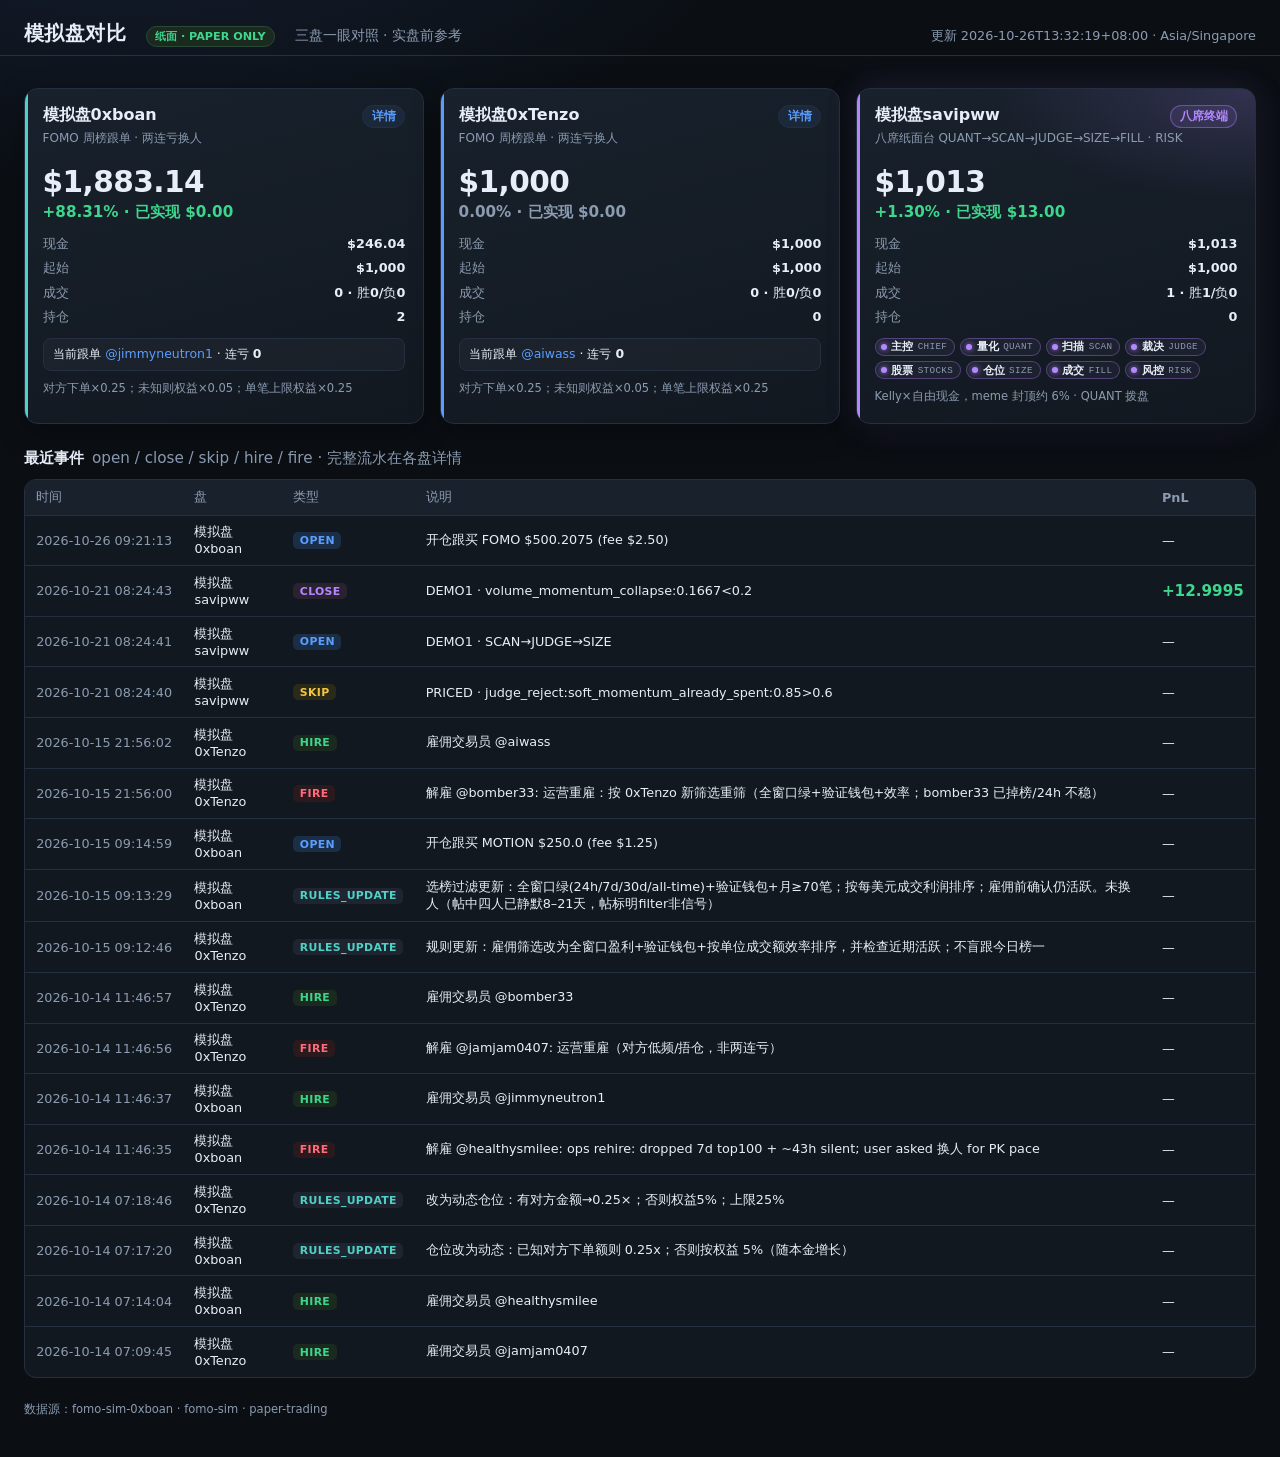
<file: docs/index.html>
<!DOCTYPE html>
<html lang="zh-CN">
<head>
<meta charset="utf-8" />
<meta name="viewport" content="width=device-width, initial-scale=1" />
<title>模拟盘对比 · Paper Sim Compare</title>
<style>
  :root {
    --bg: #0b0f14;
    --panel: #121820;
    --panel2: #18212c;
    --border: #243041;
    --text: #e7eef7;
    --muted: #8b9bb0;
    --green: #3dd68c;
    --red: #ff6b7a;
    --amber: #f5c542;
    --blue: #5b9dff;
    --purple: #b388ff;
    --cyan: #4fd1c5;
  }
  * { box-sizing: border-box; }
  body {
    margin: 0;
    font-family: "SF Pro Text", "Segoe UI", "PingFang SC", "Noto Sans SC", system-ui, sans-serif;
    background: radial-gradient(1200px 600px at 10% -10%, #152033 0%, var(--bg) 55%);
    color: var(--text);
    min-height: 100vh;
  }
  header {
    display: flex; flex-wrap: wrap; align-items: baseline; gap: .75rem 1.25rem;
    padding: 1.25rem 1.5rem .5rem;
    border-bottom: 1px solid var(--border);
  }
  header h1 { margin: 0; font-size: 1.25rem; font-weight: 650; letter-spacing: .02em; }
  header .sub { color: var(--muted); font-size: .85rem; }
  header .meta { margin-left: auto; color: var(--muted); font-size: .8rem; font-variant-numeric: tabular-nums; }
  .badge {
    display: inline-block; padding: .15rem .5rem; border-radius: 999px;
    background: #1a2a1f; color: var(--green); font-size: .7rem; font-weight: 600;
    border: 1px solid #2a4a35;
  }
  main { padding: 1rem 1.5rem 2.5rem; max-width: 1280px; margin: 0 auto; }
  .cards {
    display: grid;
    grid-template-columns: repeat(3, 1fr);
    gap: 1rem;
    margin: 1rem 0 1.5rem;
  }
  @media (max-width: 960px) { .cards { grid-template-columns: 1fr; } }
  .card {
    background: linear-gradient(165deg, var(--panel2), var(--panel));
    border: 1px solid var(--border);
    border-radius: 14px;
    padding: 1rem 1.1rem 1.15rem;
    box-shadow: 0 8px 28px rgba(0,0,0,.35);
    position: relative;
    overflow: hidden;
    cursor: pointer;
  }
  .card:hover { border-color: #3a516c; }
  .card-top { display: flex; align-items: flex-start; justify-content: space-between; gap: .6rem; }
  .detail-link {
    flex: none;
    color: var(--blue); text-decoration: none; font-size: .72rem; font-weight: 700;
    border: 1px solid var(--border); border-radius: 999px; padding: .18rem .55rem;
    background: rgba(91,157,255,.08);
  }
  .detail-link:hover { background: rgba(91,157,255,.18); }
  .bot-link { color: var(--text); text-decoration: none; }
  .bot-link:hover { color: var(--blue); }
  .card::before {
    content: "";
    position: absolute; inset: 0 auto 0 0; width: 3px;
    background: var(--accent, var(--blue));
  }
  .card[data-id="0xboan"] { --accent: var(--cyan); }
  .card[data-id="0xTenzo"] { --accent: var(--blue); }
  .card[data-id="savipww"] {
    --accent: var(--purple);
    background:
      radial-gradient(420px 180px at 100% 0%, rgba(179, 136, 255, .18), transparent 62%),
      linear-gradient(165deg, var(--panel2), var(--panel));
    box-shadow: 0 8px 28px rgba(0,0,0,.35), 0 0 32px rgba(179, 136, 255, .14);
  }
  .card[data-id="savipww"] .detail-link {
    color: var(--purple);
    background: rgba(179, 136, 255, .1);
    border-color: rgba(179, 136, 255, .4);
  }
  .seat-strip {
    display: flex; flex-wrap: wrap; gap: .32rem;
    margin-top: .75rem;
  }
  .mini-seat {
    display: inline-flex; align-items: center; gap: .28rem;
    border: 1px solid rgba(179, 136, 255, .35);
    border-radius: 999px;
    padding: .1rem .42rem .1rem .32rem;
    background: rgba(179, 136, 255, .06);
    line-height: 1.2;
  }
  .mini-seat i {
    width: 6px; height: 6px; border-radius: 50%;
    background: var(--purple);
    box-shadow: 0 0 6px var(--purple);
    flex: none;
  }
  .mini-seat b { font-size: .68rem; font-weight: 700; color: var(--text); }
  .mini-seat em {
    font-style: normal;
    font-family: ui-monospace, "SFMono-Regular", Menlo, Consolas, monospace;
    font-size: .58rem; letter-spacing: .04em; color: var(--muted);
  }
  .card .name { font-size: 1rem; font-weight: 650; margin: 0 0 .2rem; }
  .card .strategy { color: var(--muted); font-size: .75rem; line-height: 1.35; min-height: 2.1em; }
  .equity {
    font-size: 1.85rem; font-weight: 700; font-variant-numeric: tabular-nums;
    margin: .65rem 0 .15rem; letter-spacing: -.02em;
  }
  .pnl { font-size: .95rem; font-weight: 600; font-variant-numeric: tabular-nums; }
  .pnl.up { color: var(--green); }
  .pnl.down { color: var(--red); }
  .pnl.flat { color: var(--muted); }
  .grid {
    display: grid; grid-template-columns: 1fr 1fr; gap: .45rem .75rem;
    margin-top: .85rem; font-size: .8rem;
  }
  .grid .k { color: var(--muted); }
  .grid .v { font-variant-numeric: tabular-nums; text-align: right; font-weight: 550; }
  .trader {
    margin-top: .75rem; padding: .45rem .6rem; border-radius: 8px;
    background: rgba(255,255,255,.03); border: 1px solid var(--border);
    font-size: .78rem;
  }
  .trader a { color: var(--blue); text-decoration: none; }
  .sizing { color: var(--muted); font-size: .72rem; margin-top: .55rem; line-height: 1.4; }
  section h2 {
    font-size: .95rem; margin: 0 0 .65rem; font-weight: 650;
    display: flex; align-items: center; gap: .5rem;
  }
  .table-wrap {
    overflow: auto; border: 1px solid var(--border); border-radius: 12px;
    background: var(--panel);
  }
  table { width: 100%; border-collapse: collapse; font-size: .8rem; }
  th, td { padding: .55rem .7rem; text-align: left; border-bottom: 1px solid var(--border); }
  th { color: var(--muted); font-weight: 550; background: var(--panel2); position: sticky; top: 0; }
  tr:last-child td { border-bottom: none; }
  .tag {
    display: inline-block; padding: .1rem .4rem; border-radius: 5px;
    font-size: .68rem; font-weight: 700; letter-spacing: .03em; text-transform: uppercase;
  }
  .tag-open { background: #1a2f45; color: var(--blue); }
  .tag-close { background: #2a2230; color: var(--purple); }
  .tag-skip { background: #2a2a1a; color: var(--amber); }
  .tag-hire { background: #1a2a1f; color: var(--green); }
  .tag-fire { background: #2a1a1e; color: var(--red); }
  .tag-rules_update { background: #1e2430; color: var(--cyan); }
  .err { color: var(--red); padding: 1rem; }
  footer { color: var(--muted); font-size: .72rem; margin-top: 1.5rem; }
</style>
</head>
<body>
<header>
  <h1>模拟盘对比</h1>
  <span class="badge">纸面 · PAPER ONLY</span>
  <span class="sub">三盘一眼对照 · 实盘前参考</span>
  <div class="meta" id="meta">加载中…</div>
</header>
<main>
  <div class="cards" id="cards"></div>
  <section>
    <h2>最近事件 <span class="sub" style="font-weight:400;color:var(--muted)">open / close / skip / hire / fire · 完整流水在各盘详情</span></h2>
    <div class="table-wrap">
      <table>
        <thead>
          <tr>
            <th>时间</th>
            <th>盘</th>
            <th>类型</th>
            <th>说明</th>
            <th>PnL</th>
          </tr>
        </thead>
        <tbody id="events"></tbody>
      </table>
    </div>
  </section>
  <footer id="footer">数据源：fomo-sim-0xboan · fomo-sim · paper-trading</footer>
</main>
<script>
const LIVE = location.port === "8765" || location.hostname === "127.0.0.1" || location.hostname === "localhost";
const URLS = LIVE
  ? ["/api/snapshot.json", "./data/latest.json"]
  : ["./data/latest.json"];

function money(n) {
  if (n == null || Number.isNaN(n)) return "—";
  const s = Math.abs(n) >= 1000 ? n.toLocaleString("en-US", {maximumFractionDigits: 2}) : n.toFixed(2);
  return "$" + s;
}
function pct(n) {
  const sign = n > 0 ? "+" : "";
  return sign + n.toFixed(2) + "%";
}
function pnlClass(n) {
  if (n > 0.0001) return "up";
  if (n < -0.0001) return "down";
  return "flat";
}
function esc(s) {
  return String(s ?? "").replace(/[&<>"']/g, c => ({"&":"&amp;","<":"&lt;",">":"&gt;",'"':"&quot;","'":"&#39;"}[c]));
}
function tagClass(t) {
  return "tag tag-" + (t || "").replace(/[^a-z_]/gi, "");
}
const SEAT_ZH = {
  CHIEF: "主控", QUANT: "量化", SCAN: "扫描", JUDGE: "裁决",
  STOCKS: "股票", SIZE: "仓位", FILL: "成交", RISK: "风控",
};

function render(data) {
  const meta = document.getElementById("meta");
  meta.textContent = "更新 " + (data.generated_at || "—") + " · " + (data.timezone || "SGT");
  const cards = document.getElementById("cards");
  cards.innerHTML = (data.bots || []).map(b => {
    const pnl = b.equity - b.start_cash;
    const pnlP = b.start_cash ? (pnl / b.start_cash) * 100 : 0;
    let traderHtml;
    if (b.current_trader) {
      traderHtml = `<div class="trader">当前跟单 <a href="https://x.com/${esc(b.current_trader)}" target="_blank" rel="noopener">@${esc(b.current_trader)}</a>
        · 连亏 <b>${b.consecutive_losses ?? 0}</b></div>`;
    } else if (b.seats && b.seats.length) {
      traderHtml = `<div class="seat-strip" aria-label="八席">${b.seats.map(s => {
        const zh = SEAT_ZH[s] || s;
        return `<span class="mini-seat" title="${esc(s)}"><i></i><b>${esc(zh)}</b><em>${esc(s)}</em></span>`;
      }).join("")}</div>`;
    } else {
      traderHtml = `<div class="trader">策略台 · 无跟单对象</div>`;
    }
    const detailHref = "./bot.html?id=" + encodeURIComponent(b.id);
    const linkLabel = b.id === "savipww" ? "八席终端" : "详情";
    return `<article class="card" data-id="${esc(b.id)}" data-href="${detailHref}" tabindex="0">
      <div class="card-top">
        <div class="name">${esc(b.name)}</div>
        <a class="detail-link" href="${detailHref}">${linkLabel}</a>
      </div>
      <div class="strategy">${esc(b.strategy)}</div>
      <div class="equity">${money(b.equity)}</div>
      <div class="pnl ${pnlClass(pnl)}">${pct(pnlP)} · 已实现 ${money(b.realized_pnl)}</div>
      <div class="grid">
        <div class="k">现金</div><div class="v">${money(b.cash)}</div>
        <div class="k">起始</div><div class="v">${money(b.start_cash)}</div>
        <div class="k">成交</div><div class="v">${b.trade_count} · 胜${b.win_count}/负${b.loss_count}</div>
        <div class="k">持仓</div><div class="v">${b.open_positions_count}</div>
      </div>
      ${traderHtml}
      <div class="sizing">${esc(b.sizing_note || "")}</div>
    </article>`;
  }).join("");

  const tbody = document.getElementById("events");
  const rows = data.recent_events || [];
  if (!rows.length) {
    tbody.innerHTML = `<tr><td colspan="5" style="color:var(--muted)">暂无事件</td></tr>`;
  } else {
    tbody.innerHTML = rows.map(e => {
      const pnl = e.pnl;
      let pnlCell = "—";
      if (pnl != null && pnl !== "") {
        const n = Number(pnl);
        pnlCell = `<span class="pnl ${pnlClass(n)}">${n >= 0 ? "+" : ""}${n.toFixed(4)}</span>`;
      }
      const detail = e.msg || (e.handle ? "@" + e.handle : "") || (e.symbol || "") || "—";
      return `<tr>
        <td style="white-space:nowrap;font-variant-numeric:tabular-nums;color:var(--muted)">${esc((e.ts||"").replace("T"," ").slice(0,19))}</td>
        <td><a class="bot-link" href="./bot.html?id=${encodeURIComponent(e.bot_id || "")}">${esc(e.bot_name || e.bot_id || "")}</a></td>
        <td><span class="${tagClass(e.type)}">${esc(e.type)}</span></td>
        <td>${esc(detail)}</td>
        <td>${pnlCell}</td>
      </tr>`;
    }).join("");
  }
}

async function load() {
  let lastErr;
  for (const u of URLS) {
    try {
      const r = await fetch(u + (LIVE ? (u.includes("?") ? "&" : "?") + "t=" + Date.now() : ""), {cache: "no-store"});
      if (!r.ok) throw new Error(u + " " + r.status);
      const data = await r.json();
      render(data);
      return;
    } catch (e) { lastErr = e; }
  }
  document.getElementById("cards").innerHTML = `<div class="err">无法加载数据：${esc(lastErr && lastErr.message)}</div>`;
}

function openCard(card) {
  if (card && card.dataset.href) location.href = card.dataset.href;
}
document.getElementById("cards").addEventListener("click", (ev) => {
  if (ev.target.closest("a")) return;
  openCard(ev.target.closest(".card"));
});
document.getElementById("cards").addEventListener("keydown", (ev) => {
  if (ev.key !== "Enter" || ev.target.closest("a")) return;
  openCard(ev.target.closest(".card"));
});

load();
if (LIVE) setInterval(load, 30000);
else {
  // GitHub Pages: still refresh latest.json periodically if user leaves tab open
  setInterval(load, 60000);
}
</script>
</body>
</html>
</file>
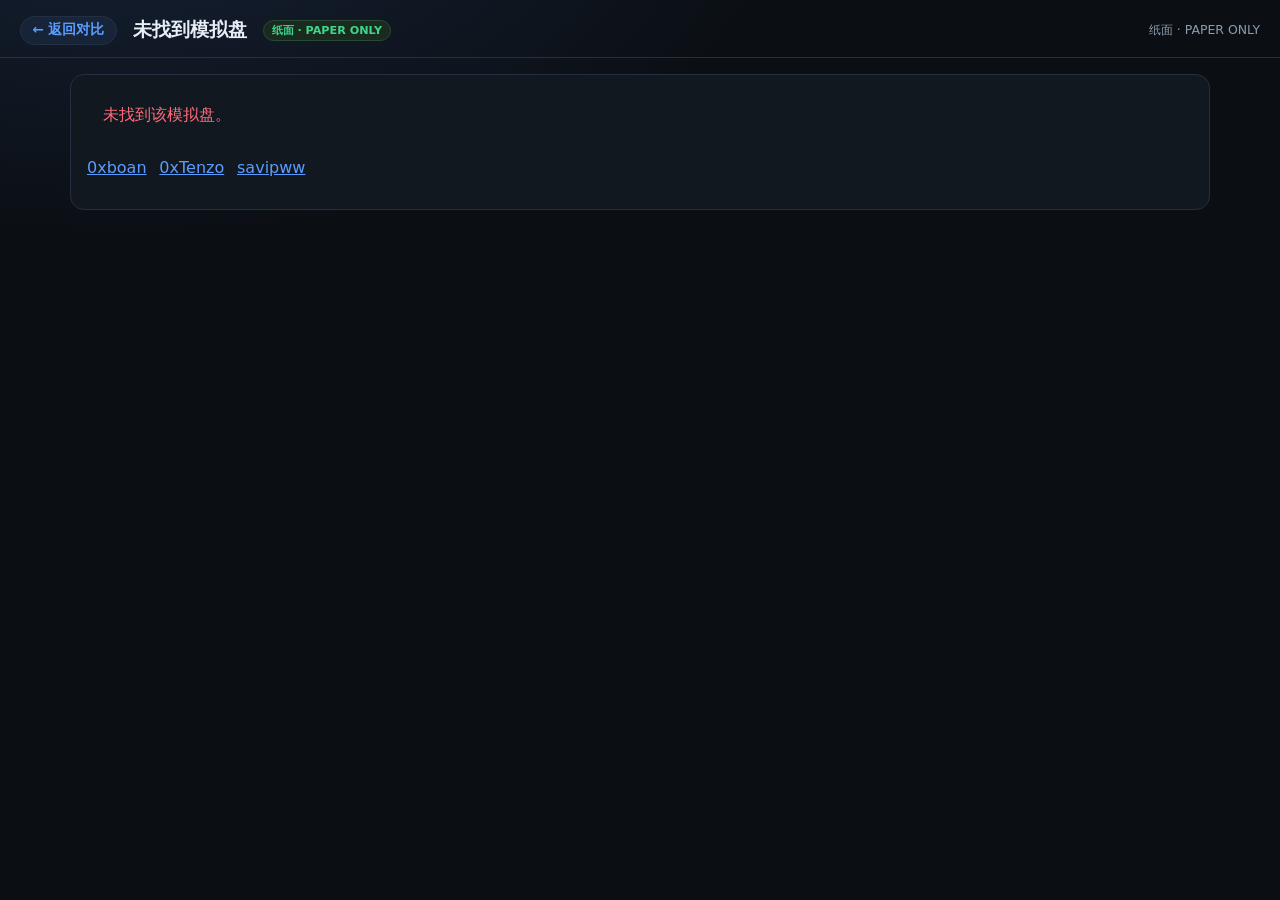
<file: docs/bot.html>
<!DOCTYPE html>
<html lang="zh-CN">
<head>
<meta charset="utf-8" />
<meta name="viewport" content="width=device-width, initial-scale=1, viewport-fit=cover" />
<title>模拟盘详情 · Paper</title>
<style>
  :root {
    --bg: #0b0f14;
    --panel: #121820;
    --panel2: #18212c;
    --border: #243041;
    --text: #e7eef7;
    --muted: #8b9bb0;
    --green: #3dd68c;
    --red: #ff6b7a;
    --amber: #f5c542;
    --blue: #5b9dff;
    --purple: #b388ff;
    --cyan: #4fd1c5;
  }
  * { box-sizing: border-box; }
  body {
    margin: 0;
    font-family: "SF Pro Text", "Segoe UI", "PingFang SC", "Noto Sans SC", system-ui, sans-serif;
    background: radial-gradient(1200px 600px at 10% -10%, #152033 0%, var(--bg) 55%);
    color: var(--text);
    min-height: 100vh;
  }
  header {
    display: flex; flex-wrap: wrap; align-items: center; gap: .65rem 1rem;
    padding: 1rem 1.25rem .75rem;
    border-bottom: 1px solid var(--border);
  }
  .back {
    color: var(--blue); text-decoration: none; font-size: .85rem; font-weight: 650;
    border: 1px solid var(--border); border-radius: 999px; padding: .28rem .7rem;
    background: rgba(91,157,255,.08);
  }
  .back:hover { background: rgba(91,157,255,.18); }
  header h1 { margin: 0; font-size: 1.2rem; font-weight: 650; }
  header .sub { color: var(--muted); font-size: .8rem; flex: 1 1 12rem; }
  header .meta { color: var(--muted); font-size: .78rem; font-variant-numeric: tabular-nums; }
  .badge {
    display: inline-block; padding: .15rem .5rem; border-radius: 999px;
    background: #1a2a1f; color: var(--green); font-size: .7rem; font-weight: 600;
    border: 1px solid #2a4a35;
  }
  main { padding: 1rem 1.25rem 2.5rem; max-width: 1180px; margin: 0 auto; }
  .stats {
    display: grid;
    grid-template-columns: repeat(6, 1fr);
    gap: .7rem;
    margin: .9rem 0 1rem;
  }
  @media (max-width: 960px) { .stats { grid-template-columns: repeat(3, 1fr); } }
  @media (max-width: 560px) { .stats { grid-template-columns: repeat(2, 1fr); } }
  .stat {
    background: linear-gradient(165deg, var(--panel2), var(--panel));
    border: 1px solid var(--border);
    border-radius: 12px;
    padding: .7rem .8rem .75rem;
  }
  .stat .k { color: var(--muted); font-size: .72rem; }
  .stat .v { margin-top: .25rem; font-size: 1.05rem; font-weight: 700; font-variant-numeric: tabular-nums; }
  .stat .v.lg { font-size: 1.25rem; }
  .up { color: var(--green); }
  .down { color: var(--red); }
  .flat { color: var(--muted); }
  .panel {
    background: var(--panel);
    border: 1px solid var(--border);
    border-radius: 14px;
    padding: .9rem 1rem 1rem;
    margin-bottom: 1rem;
  }
  .trader { font-size: .85rem; line-height: 1.45; }
  .trader a { color: var(--blue); text-decoration: none; }
  .sizing { color: var(--muted); font-size: .78rem; margin-top: .45rem; line-height: 1.45; }
  .note {
    color: var(--muted); font-size: .75rem; margin: .35rem 0 .8rem; line-height: 1.45;
  }
  section h2 {
    font-size: .95rem; margin: 0 0 .65rem; font-weight: 650;
    display: flex; flex-wrap: wrap; align-items: center; gap: .45rem .7rem;
  }
  .filters { display: flex; flex-wrap: wrap; gap: .4rem; margin: 0 0 .7rem; }
  .filters button, .check {
    background: var(--panel2); color: var(--muted); border: 1px solid var(--border);
    border-radius: 999px; padding: .28rem .65rem; font-size: .75rem; cursor: pointer;
  }
  .filters button.on { color: var(--text); border-color: #3d5678; background: #1c2c42; }
  .check { display: inline-flex; align-items: center; gap: .35rem; }
  .table-wrap {
    overflow: auto; border: 1px solid var(--border); border-radius: 12px;
    background: var(--panel);
  }
  table { width: 100%; border-collapse: collapse; font-size: .78rem; }
  th, td { padding: .5rem .65rem; text-align: left; border-bottom: 1px solid var(--border); vertical-align: top; }
  th { color: var(--muted); font-weight: 550; background: var(--panel2); position: sticky; top: 0; }
  tr:last-child td { border-bottom: none; }
  td.num, th.num { text-align: right; font-variant-numeric: tabular-nums; white-space: nowrap; }
  .tag {
    display: inline-block; padding: .1rem .4rem; border-radius: 5px;
    font-size: .68rem; font-weight: 700; letter-spacing: .03em; text-transform: uppercase;
  }
  .tag-open { background: #1a2f45; color: var(--blue); }
  .tag-close { background: #2a2230; color: var(--purple); }
  .tag-skip { background: #2a2a1a; color: var(--amber); }
  .tag-hire { background: #1a2a1f; color: var(--green); }
  .tag-fire { background: #2a1a1e; color: var(--red); }
  .tag-rules_update { background: #1e2430; color: var(--cyan); }
  .arch {
    display: inline-block; margin-left: .35rem; color: var(--amber); font-size: .65rem; font-weight: 650;
  }
  .empty { color: var(--muted); padding: .8rem .2rem; font-size: .82rem; }
  .err { color: var(--red); padding: 1rem; }
  .picker a { color: var(--blue); margin-right: .8rem; }
  footer { color: var(--muted); font-size: .72rem; margin-top: 1.2rem; }

  /* Skins are opt-in by bot id. Default bots get neither class. */
  .boan-only { display: none; }
  .savipww-only { display: none; }
  .tenzo-only { display: none; }
  .brand, .subline, .badges { display: contents; }

  html.skin-boan {
    --bg: #05080d;
    --bg1: #0a1018;
    --panel: rgba(14, 22, 34, 0.72);
    --panel-solid: #0e1622;
    --panel2: rgba(18, 28, 42, 0.92);
    --border: rgba(80, 140, 180, 0.18);
    --border-glow: rgba(79, 209, 197, 0.35);
    --text: #eaf2fb;
    --muted: #8fa3b8;
    --faint: #5d738a;
    --cyan: #4fd1c5;
    --cyan2: #7ee8df;
    --green: #3dd68c;
    --green-dim: rgba(61, 214, 140, 0.15);
    --red: #ff6b7a;
    --red-dim: rgba(255, 107, 122, 0.14);
    --amber: #f5c542;
    --amber-dim: rgba(245, 197, 66, 0.14);
    --blue: #5b9dff;
    --purple: #b388ff;
    --shadow: 0 12px 40px rgba(0, 0, 0, 0.45);
    --radius: 16px;
    --mono: "SF Mono", "JetBrains Mono", "Cascadia Code", ui-monospace, Menlo, Consolas, monospace;
    color-scheme: dark;
    scroll-behavior: smooth;
  }
  html.skin-boan body {
    font-family: "SF Pro Display", "SF Pro Text", "Segoe UI", "PingFang SC", "Noto Sans SC", "Microsoft YaHei", system-ui, sans-serif;
    background: var(--bg);
    overflow-x: hidden;
    -webkit-font-smoothing: antialiased;
  }
  html.skin-boan #fx {
    display: block;
    position: fixed; inset: 0; z-index: 0; pointer-events: none;
    background:
      radial-gradient(900px 500px at 8% -5%, rgba(79, 209, 197, 0.12), transparent 55%),
      radial-gradient(700px 420px at 92% 8%, rgba(91, 157, 255, 0.10), transparent 50%),
      radial-gradient(800px 500px at 50% 110%, rgba(179, 136, 255, 0.07), transparent 45%),
      linear-gradient(180deg, var(--bg1), var(--bg));
  }
  html.skin-boan #grid-canvas {
    display: block;
    position: fixed; inset: 0; z-index: 1; pointer-events: none; opacity: 0.45;
  }
  html.skin-boan header,
  html.skin-boan main { position: relative; z-index: 2; }
  html.skin-boan header {
    display: grid;
    grid-template-columns: auto auto minmax(0, 1fr) auto auto;
    grid-template-areas:
      "back logo title badges meta"
      "back logo strategy badges meta";
    align-items: center;
    width: calc(100% - 2.5rem);
    max-width: calc(1480px - 2.5rem);
    margin: 1.25rem auto 0;
    padding: 1rem 1.25rem;
    column-gap: 1rem;
    row-gap: .15rem;
    background: var(--panel);
    backdrop-filter: blur(18px) saturate(1.2);
    -webkit-backdrop-filter: blur(18px) saturate(1.2);
    border: 1px solid var(--border);
    border-radius: var(--radius);
    box-shadow: var(--shadow), inset 0 1px 0 rgba(255,255,255,0.04);
    animation: boan-enter .55s cubic-bezier(.22,1,.36,1) both;
  }
  html.skin-boan main {
    max-width: 1480px;
    padding: 1rem 1.25rem 3rem;
  }
  @media (min-width: 1920px) {
    html.skin-boan header { max-width: calc(1680px - 3rem); }
    html.skin-boan main { max-width: 1680px; padding-left: 1.5rem; padding-right: 1.5rem; }
  }
  @media (min-width: 2560px) {
    html.skin-boan header { max-width: calc(2100px - 4rem); }
    html.skin-boan main { max-width: 2100px; padding-left: 2rem; padding-right: 2rem; }
  }
  html.skin-boan .back {
    grid-area: back;
    color: var(--cyan);
    background: rgba(79, 209, 197, 0.08);
    border-color: rgba(79, 209, 197, 0.28);
  }
  html.skin-boan .back:hover { background: rgba(79, 209, 197, 0.16); }
  html.skin-boan .brand { display: contents; }
  html.skin-boan .logo {
    grid-area: logo;
    display: grid; place-items: center;
    width: 42px; height: 42px; border-radius: 12px; flex-shrink: 0;
    background: linear-gradient(145deg, rgba(79,209,197,.35), rgba(91,157,255,.2));
    border: 1px solid var(--border-glow);
    box-shadow: 0 0 24px rgba(79,209,197,.25);
    font-weight: 800; font-size: .85rem; letter-spacing: -.02em; color: var(--cyan2);
  }
  html.skin-boan header h1 {
    grid-area: title;
    font-size: 1.2rem; font-weight: 700; letter-spacing: .01em;
    min-width: 0;
  }
  html.skin-boan .subline {
    grid-area: strategy;
    display: flex; flex-wrap: wrap; gap: .35rem .65rem; align-items: center;
    color: var(--muted); font-size: .78rem;
    min-width: 0;
  }
  html.skin-boan header .sub { flex: none; color: var(--muted); font-size: .78rem; }
  html.skin-boan .source { display: inline; }
  html.skin-boan .source a { color: var(--cyan); text-decoration: none; }
  html.skin-boan .source a:hover { text-decoration: underline; }
  html.skin-boan .badges {
    grid-area: badges;
    display: flex; flex-wrap: wrap; gap: .4rem; align-items: center;
    justify-content: flex-end;
  }
  html.skin-boan .badge {
    display: inline-flex; align-items: center;
    padding: .22rem .65rem; border-radius: 999px;
    background: var(--amber-dim); color: var(--amber);
    border: 1px solid rgba(245,197,66,.35);
    box-shadow: 0 0 16px rgba(245,197,66,.12);
    font-size: .68rem; font-weight: 700; letter-spacing: .04em;
  }
  html.skin-boan .pill-live {
    display: inline-flex; align-items: center; gap: .35rem;
    padding: .22rem .65rem; border-radius: 999px;
    background: var(--green-dim); color: var(--green);
    border: 1px solid rgba(61,214,140,.35);
    font-size: .68rem; font-weight: 700; letter-spacing: .04em;
  }
  html.skin-boan .pill-live .dot {
    width: 7px; height: 7px; border-radius: 50%; background: var(--green);
    box-shadow: 0 0 8px var(--green);
    animation: boan-pulse 1.6s ease-in-out infinite;
  }
  html.skin-boan header .meta {
    grid-area: meta;
    margin-left: 0; text-align: right;
    font-family: var(--mono); font-size: .75rem;
  }
  html.skin-boan .refresh {
    display: inline-flex; align-items: center; gap: .35rem; margin-top: .2rem;
    color: var(--faint);
  }
  html.skin-boan .spin {
    width: 10px; height: 10px; border-radius: 50%;
    border: 1.5px solid rgba(79,209,197,.25);
    border-top-color: var(--cyan);
    display: inline-block; opacity: 0;
  }
  html.skin-boan.is-loading .spin { opacity: 1; animation: boan-spin .7s linear infinite; }
  html.skin-boan .stats { gap: .75rem; margin: 1.15rem 0 1.25rem; }
  html.skin-boan .stat {
    position: relative;
    background: var(--panel);
    backdrop-filter: blur(14px);
    -webkit-backdrop-filter: blur(14px);
    border: 1px solid var(--border);
    border-radius: 14px;
    padding: .9rem 1rem;
    box-shadow: var(--shadow);
    overflow: hidden;
    transition: transform .25s ease, border-color .25s ease, box-shadow .25s ease;
    animation: boan-enter .6s cubic-bezier(.22,1,.36,1) both;
  }
  html.skin-boan .stat:nth-child(1) { animation-delay: .04s; }
  html.skin-boan .stat:nth-child(2) { animation-delay: .08s; }
  html.skin-boan .stat:nth-child(3) { animation-delay: .12s; }
  html.skin-boan .stat:nth-child(4) { animation-delay: .16s; }
  html.skin-boan .stat:nth-child(5) { animation-delay: .20s; }
  html.skin-boan .stat:nth-child(6) { animation-delay: .24s; }
  html.skin-boan .stat:hover {
    transform: translateY(-3px);
    border-color: var(--border-glow);
    box-shadow: 0 16px 48px rgba(0,0,0,.5), 0 0 28px rgba(79,209,197,.08);
  }
  html.skin-boan .stat::after {
    content: "";
    position: absolute; left: 0; top: 0; bottom: 0; width: 3px;
    background: linear-gradient(180deg, var(--cyan), transparent);
    opacity: .7;
  }
  html.skin-boan .stat .k {
    color: var(--muted); font-size: .7rem; font-weight: 600;
    letter-spacing: .06em; text-transform: uppercase; margin-bottom: .35rem;
  }
  html.skin-boan .stat .v {
    font-size: clamp(1.15rem, 1.6vw, 1.45rem);
    font-weight: 750; letter-spacing: -.03em; line-height: 1.15;
    font-family: var(--mono);
  }
  html.skin-boan .stat .v.lg { font-size: clamp(1.15rem, 1.6vw, 1.45rem); }
  html.skin-boan .stat .hint { color: var(--faint); font-size: .68rem; margin-top: .3rem; }
  html.skin-boan .kpi-denom {
    color: var(--muted); font-weight: 500; font-size: .85rem;
  }
  html.skin-boan #context.split {
    display: grid;
    grid-template-columns: 1.1fr .9fr;
    gap: 1rem;
    margin-bottom: 1.25rem;
    padding: 0;
    background: transparent;
    border: none;
    box-shadow: none;
    animation: boan-enter .65s cubic-bezier(.22,1,.36,1) both;
    animation-delay: .28s;
  }
  html.skin-boan .glass-card {
    position: relative;
    background: var(--panel);
    backdrop-filter: blur(16px);
    -webkit-backdrop-filter: blur(16px);
    border: 1px solid var(--border);
    border-radius: var(--radius);
    padding: 1.15rem 1.25rem 1.3rem;
    box-shadow: var(--shadow);
    overflow: hidden;
    transition: border-color .25s, box-shadow .25s, transform .25s;
  }
  html.skin-boan .glass-card:hover {
    border-color: rgba(79,209,197,.32);
    box-shadow: 0 18px 50px rgba(0,0,0,.5), 0 0 32px rgba(79,209,197,.06);
  }
  html.skin-boan .glass-card::before {
    content: "";
    position: absolute; inset: 0 0 auto 0; height: 1px;
    background: linear-gradient(90deg, transparent, rgba(79,209,197,.45), transparent);
  }
  html.skin-boan .glass-card h2 {
    margin: 0 0 1rem; font-size: .92rem; font-weight: 700;
    display: flex; align-items: center; gap: .55rem;
  }
  html.skin-boan .en {
    display: inline;
    color: var(--faint); font-weight: 500; font-size: .72rem; letter-spacing: 0;
    text-transform: none;
  }
  html.skin-boan .trader-handle {
    font-size: 1.55rem; font-weight: 800; margin: 0 0 .2rem; letter-spacing: -.02em;
  }
  html.skin-boan .trader-handle a {
    color: var(--cyan2); text-decoration: none;
    text-shadow: 0 0 24px rgba(79,209,197,.35);
  }
  html.skin-boan .trader-handle a:hover { text-decoration: underline; }
  html.skin-boan .trader-meta {
    display: grid; grid-template-columns: auto 1fr; gap: .4rem 1rem;
    font-size: .82rem; margin-top: .85rem;
  }
  html.skin-boan .trader-meta .k { color: var(--muted); }
  html.skin-boan .trader-meta .v {
    font-variant-numeric: tabular-nums; font-family: var(--mono);
  }
  html.skin-boan .sizing-copy { font-size: .84rem; line-height: 1.65; color: var(--muted); }
  html.skin-boan .sizing-copy b { color: var(--text); font-weight: 650; }
  html.skin-boan .chips { display: flex; flex-wrap: wrap; gap: .45rem; margin-top: .85rem; }
  html.skin-boan .chip {
    display: inline-flex; align-items: center; gap: .3rem;
    padding: .28rem .7rem; border-radius: 999px;
    background: rgba(79,209,197,.08);
    border: 1px solid rgba(79,209,197,.28);
    font-size: .72rem; font-weight: 700; color: var(--cyan);
    font-variant-numeric: tabular-nums; font-family: var(--mono);
  }
  html.skin-boan .chip.amber {
    color: var(--amber); background: var(--amber-dim); border-color: rgba(245,197,66,.3);
  }
  html.skin-boan section {
    margin-bottom: 1.35rem;
    animation: boan-enter .7s cubic-bezier(.22,1,.36,1) both;
  }
  html.skin-boan section:nth-of-type(1) { animation-delay: .32s; }
  html.skin-boan section:nth-of-type(2) { animation-delay: .4s; }
  html.skin-boan section h2 { font-size: .95rem; font-weight: 700; }
  html.skin-boan #ev-count {
    margin-left: auto;
    font-family: var(--mono);
    padding: .15rem .5rem; border-radius: 999px;
    background: rgba(255,255,255,.04); border: 1px solid var(--border);
  }
  html.skin-boan .note {
    padding: .65rem .75rem; border-radius: 10px;
    background: rgba(255,255,255,.03); border: 1px solid var(--border);
  }
  html.skin-boan .filters button,
  html.skin-boan .check {
    background: rgba(18, 28, 42, 0.88);
    border-color: var(--border);
    transition: border-color .2s, background .2s, color .2s;
  }
  html.skin-boan .filters button.on {
    color: var(--cyan2);
    border-color: rgba(79,209,197,.45);
    background: rgba(79,209,197,.1);
    box-shadow: 0 0 16px rgba(79,209,197,.12);
  }
  html.skin-boan .table-wrap {
    border-radius: 14px;
    background: var(--panel-solid);
    box-shadow: var(--shadow);
    max-height: min(480px, 55vh);
  }
  html.skin-boan th, html.skin-boan td { border-bottom-color: rgba(80,140,180,.1); }
  html.skin-boan th {
    font-size: .7rem; letter-spacing: .05em; text-transform: uppercase;
    background: rgba(18, 28, 42, 0.95);
    backdrop-filter: blur(8px);
  }
  html.skin-boan td.num, html.skin-boan th.num { font-family: var(--mono); }
  html.skin-boan tbody tr { transition: background .15s; }
  html.skin-boan tbody tr:hover { background: rgba(79,209,197,.04); }
  html.skin-boan .tag { letter-spacing: .04em; font-weight: 750; }
  html.skin-boan .tag-open { background: rgba(91,157,255,.15); color: var(--blue); }
  html.skin-boan .tag-close { background: rgba(179,136,255,.15); color: var(--purple); }
  html.skin-boan .tag-skip { background: var(--amber-dim); color: var(--amber); }
  html.skin-boan .tag-hire { background: var(--green-dim); color: var(--green); }
  html.skin-boan .tag-fire { background: var(--red-dim); color: var(--red); }
  html.skin-boan .tag-rules_update { background: rgba(79,209,197,.12); color: var(--cyan); }
  html.skin-boan footer {
    color: var(--faint); text-align: center; line-height: 1.55;
    margin-top: 1.75rem; padding: 1rem; border-top: 1px solid var(--border);
  }
  html.skin-boan .err {
    background: var(--red-dim); border-radius: 12px; border: 1px solid rgba(255,107,122,.3);
  }
  html.skin-boan a:focus-visible,
  html.skin-boan button:focus-visible {
    outline: 2px solid var(--cyan); outline-offset: 2px;
  }
  @media (max-width: 1200px) {
    html.skin-boan .stats { grid-template-columns: repeat(3, 1fr); }
  }
  @media (max-width: 900px) {
    html.skin-boan #context.split { grid-template-columns: 1fr; }
  }
  @media (max-width: 720px) {
    html.skin-boan header {
      width: calc(100% - 1.5rem);
      grid-template-columns: auto minmax(0, 1fr);
      grid-template-areas:
        "back badges"
        "logo title"
        "logo strategy"
        "meta meta";
    }
    html.skin-boan .badges { justify-content: flex-end; }
    html.skin-boan header .meta { text-align: left; }
  }
  @media (max-width: 640px) {
    html.skin-boan .stats { grid-template-columns: repeat(2, 1fr); }
  }
  @media (max-width: 720px) {
    html.skin-boan .wide td { padding: .18rem 0; }
  }
  @keyframes boan-enter {
    from { opacity: 0; transform: translateY(12px); }
    to { opacity: 1; transform: translateY(0); }
  }
  @keyframes boan-pulse {
    0%, 100% { opacity: 1; transform: scale(1); }
    50% { opacity: .45; transform: scale(.85); }
  }
  @keyframes boan-spin { to { transform: rotate(360deg); } }
  @media (prefers-reduced-motion: reduce) {
    html.skin-boan { scroll-behavior: auto; }
    html.skin-boan *, html.skin-boan *::before, html.skin-boan *::after {
      animation-duration: 0.01ms !important;
      animation-iteration-count: 1 !important;
      transition-duration: 0.01ms !important;
    }
    html.skin-boan .stat:hover,
    html.skin-boan .glass-card:hover { transform: none; }
    html.skin-boan #grid-canvas { display: none !important; }
  }

  @media (max-width: 720px) {
    .wide thead { display: none; }
    .wide tr { display: block; padding: .65rem .75rem; border-bottom: 1px solid var(--border); }
    .wide td {
      display: flex; justify-content: space-between; gap: 1rem;
      border: none; padding: .18rem 0; text-align: right;
    }
    .wide td::before { content: attr(data-label); color: var(--muted); text-align: left; }
    .wide td.num { text-align: right; }
  }
</style>
<script>
(function () {
  try {
    var params = new URLSearchParams(location.search);
    var botId = params.get("id") || "";
    if (botId === "0xboan") document.documentElement.classList.add("skin-boan");
    else if (botId === "savipww") document.documentElement.classList.add("skin-savipww");
    else if (botId === "0xTenzo" || document.documentElement.getAttribute("data-bot") === "0xTenzo") {
      document.documentElement.classList.add("skin-tenzo");
      document.documentElement.setAttribute("data-bot", "0xTenzo");
    }
  } catch (e) {}
})();
</script>
<link rel="stylesheet" href="./savipww-desk.css" />
<link rel="stylesheet" href="./tenzo-desk.css" />
</head>
<body>
<canvas id="grid-canvas" class="boan-only" aria-hidden="true"></canvas>
<div id="fx" class="boan-only" aria-hidden="true"></div>
<div class="tenzo-bg tenzo-only" aria-hidden="true"></div>
<div class="tenzo-grid tenzo-only" aria-hidden="true"></div>
<div class="tenzo-scan tenzo-only" aria-hidden="true"></div>
<header>
  <a class="back" href="./">← 返回对比</a>
  <div class="brand">
    <div class="logo boan-only" aria-hidden="true">0x</div>
    <div class="tenzo-mark tenzo-only" aria-hidden="true"></div>
    <div class="desk-kicker savipww-only">对冲基金终端 · HEDGE FUND TERMINAL</div>
    <h1 id="title">模拟盘</h1>
  </div>
  <div class="badges">
    <span class="badge" id="badge">纸面 · PAPER ONLY</span>
    <span class="pill-live boan-only" id="live-pill" title="纸面终端 · 非实盘"><span class="dot"></span> LIVE</span>
    <span class="tenzo-status tenzo-only" id="tenzo-status" hidden></span>
    <span class="tenzo-live tenzo-only" id="tenzo-live"><span class="live-dot"></span><span class="live-label">LIVE</span></span>
  </div>
  <div class="subline">
    <span class="sub" id="strategy"></span>
    <span class="source boan-only">· 源 <a href="https://x.com/0xboan" target="_blank" rel="noopener">@0xboan</a></span>
  </div>
  <div class="meta" id="meta"><span class="spin boan-only" id="spin" aria-hidden="true"></span>加载中…</div>
</header>
<main id="main">
  <section class="desk-hero hero savipww-only" aria-label="权益与拨盘">
    <article class="glass equity-card">
      <div class="kicker"><span class="idx">01</span> 权益 <span class="kicker-en">EQUITY</span></div>
      <div class="equity-row">
        <div class="equity-num mono" id="equity-num" aria-live="polite">—</div>
        <span class="caret" aria-hidden="true"></span>
      </div>
      <div class="equity-pnl mono" id="equity-pnl"></div>
      <div class="mix">
        <div class="mix-top"><span>现金占比</span><span class="mono" id="cash-mix">—</span></div>
        <div class="mix-track" aria-hidden="true"><span id="cash-bar"></span></div>
      </div>
      <p class="fine">纸面结存。数字只在账本刷新时变化，不会自己跳动。</p>
    </article>
    <article class="glass dial-card">
      <div class="kicker"><span class="idx">02</span> 量化拨盘 <span class="kicker-en">QUANT · MEME</span></div>
      <div class="dial-wrap">
        <svg class="dial-svg" viewBox="0 0 240 240" role="img" aria-label="QUANT meme 拨盘">
          <defs>
            <linearGradient id="dialGrad" x1="0" y1="1" x2="1" y2="0">
              <stop offset="0%" stop-color="#6d28d9"/>
              <stop offset="55%" stop-color="#c084fc"/>
              <stop offset="100%" stop-color="#f5e9ff"/>
            </linearGradient>
            <filter id="dialGlow" x="-50%" y="-50%" width="200%" height="200%">
              <feGaussianBlur stdDeviation="2.4" result="b"/>
              <feMerge><feMergeNode in="b"/><feMergeNode in="SourceGraphic"/></feMerge>
            </filter>
          </defs>
          <path id="dial-track" fill="none" stroke="rgba(255,255,255,0.08)" stroke-width="12" stroke-linecap="round"/>
          <path id="dial-glow" fill="none" stroke="rgba(192,132,252,0.45)" stroke-width="16" stroke-linecap="round" filter="url(#dialGlow)"/>
          <path id="dial-value" fill="none" stroke="url(#dialGrad)" stroke-width="12" stroke-linecap="round"/>
          <g id="dial-ticks"></g>
          <g id="dial-needle">
            <line x1="120" y1="120" x2="120" y2="44" stroke="#f8f4ff" stroke-width="2.2" stroke-linecap="round"/>
          </g>
          <circle cx="120" cy="120" r="6.5" fill="#140c22" stroke="#efe6ff" stroke-width="2"/>
        </svg>
        <div class="dial-read">
          <div class="dial-val mono" id="dial-val">—</div>
          <div class="dial-unit">MEME</div>
        </div>
      </div>
      <div class="dial-cap" id="dial-cap">meme 拨盘</div>
      <div class="dial-scale mono" id="dial-scale"></div>
      <div class="dial-src" id="dial-src"></div>
    </article>
    <article class="glass book-card">
      <div class="kicker">账本 <span class="kicker-en">BOOK</span></div>
      <dl class="book" id="book"></dl>
    </article>
  </section>
  <div class="glass sizing savipww-only"><span>仓位规则</span><p id="sizing-copy"></p></div>
  <section class="seat-panel savipww-only" aria-label="八席">
    <div class="panel-h">
      <h2><span class="idx">03</span> 八席台</h2>
      <p class="panel-note" id="seat-note">主控、量化、扫描、裁决、股票、仓位、成交、风控。点一席，只看它在流水里留下的记录。灯是账本状态，不是新的成交。</p>
    </div>
    <div class="seat-rail" id="seat-rail"></div>
  </section>
  <div class="stats" id="stats"></div>
  <div id="tenzo-sizing" class="tenzo-sizing tenzo-only"></div>
  <div class="panel" id="context"></div>
  <section>
    <h2>当前持仓 <span class="en boan-only">Open positions</span></h2>
    <div class="table-wrap">
      <table class="wide" id="pos-table">
        <thead>
          <tr>
            <th>标的</th>
            <th>分组</th>
            <th class="num">数量</th>
            <th class="num">开仓价</th>
            <th class="num">名义</th>
            <th class="num">标记价</th>
            <th class="num">未实现</th>
            <th>开仓时间</th>
          </tr>
        </thead>
        <tbody id="positions"></tbody>
      </table>
    </div>
  </section>
  <section style="margin-top:1.2rem">
    <h2>交易流水 <span class="en boan-only">Events</span> <span id="ev-count" class="sub" style="font-weight:400;color:var(--muted)"></span></h2>
    <p class="note" id="hist-note" hidden>账本数字是当前纸面结存。流水里标「重置前」的记录来自重置时归档的 jsonl，不回写到当前权益。纸面模拟，没有实盘委托。</p>
    <div class="filters" id="filters"></div>
    <div class="table-wrap tape-wrap">
      <table class="wide">
        <thead>
          <tr>
            <th>时间</th>
            <th>类型</th>
            <th>标的</th>
            <th>分组</th>
            <th class="num">数量</th>
            <th class="num">价格</th>
            <th class="num">名义</th>
            <th class="num">盈亏</th>
            <th>说明</th>
          </tr>
        </thead>
        <tbody id="events"></tbody>
      </table>
    </div>
  </section>
  <footer id="footer">纸面模拟 · 非实盘</footer>
</main>
<script src="./savipww-desk.js"></script>
<script src="./tenzo-desk.js"></script>
<script>
const KNOWN = ["0xboan", "0xTenzo", "savipww"];
const id = new URLSearchParams(location.search).get("id") || "";
const SKIN_BOAN = id === "0xboan";
const SKIN_SAVIPWW = id === "savipww";
const SKIN_TENZO = id === "0xTenzo" || document.documentElement.classList.contains("skin-tenzo");
const TYPE_ZH = { open: "开仓", close: "平仓", skip: "跳过", hire: "雇佣", fire: "解雇", rules_update: "规则" };
const REDUCE = window.matchMedia("(prefers-reduced-motion: reduce)").matches;
const LIVE = location.port === "8765" || location.hostname === "127.0.0.1" || location.hostname === "localhost";
const URLS = id
  ? (LIVE
      ? ["/api/bots/" + encodeURIComponent(id) + ".json", "./data/bots/" + encodeURIComponent(id) + ".json"]
      : ["./data/bots/" + encodeURIComponent(id) + ".json"])
  : [];

const FILTERS = [
  ["all", "全部"],
  ["open", "开仓"],
  ["close", "平仓"],
  ["skip", "跳过"],
  ["hire", "雇佣"],
  ["fire", "解雇"],
  ["rules_update", "规则"],
];
let state = { events: [], filter: "all", showArchived: true, seat: null, eventSig: "" };

function money(n) {
  if (n == null || n === "" || Number.isNaN(Number(n))) return "—";
  const x = Number(n);
  const s = Math.abs(x) >= 1000
    ? x.toLocaleString("en-US", { minimumFractionDigits: 2, maximumFractionDigits: 2 })
    : x.toFixed(2);
  return "$" + s;
}
function qtyFmt(n) {
  if (n == null || n === "" || Number.isNaN(Number(n))) return "—";
  const x = Number(n);
  if (Math.abs(x) >= 1000) return x.toLocaleString("en-US", { maximumFractionDigits: 2 });
  if (Math.abs(x) >= 1) return x.toLocaleString("en-US", { maximumFractionDigits: 4 });
  return x.toPrecision(4);
}
function pxFmt(n) {
  if (n == null || n === "" || Number.isNaN(Number(n))) return "—";
  const x = Number(n);
  if (Math.abs(x) >= 1) return "$" + x.toLocaleString("en-US", { maximumFractionDigits: 4 });
  return "$" + x.toPrecision(4);
}
function pct(n) {
  const sign = n > 0 ? "+" : "";
  return sign + n.toFixed(2) + "%";
}
function pnlClass(n) {
  if (n > 0.0001) return "up";
  if (n < -0.0001) return "down";
  return "flat";
}
function esc(s) {
  return String(s ?? "").replace(/[&<>"']/g, c => ({"&":"&amp;","<":"&lt;",">":"&gt;",'"':"&quot;","'":"&#39;"}[c]));
}
function tagClass(t) {
  return "tag tag-" + (t || "").replace(/[^a-z_]/gi, "");
}
function when(ts) {
  return esc((ts || "").replace("T", " ").slice(0, 19));
}
function pnlCell(pnl, pnlPct) {
  if (pnl == null || pnl === "") return "—";
  const n = Number(pnl);
  if (!Number.isFinite(n)) return "—";
  const extra = pnlPct == null || pnlPct === "" ? "" : ` <span class="flat">(${pct(Number(pnlPct))})</span>`;
  return `<span class="${pnlClass(n)}">${n >= 0 ? "+" : ""}${n.toFixed(4)}</span>${extra}`;
}

function formatTick(v, mode) {
  const n = Number(v);
  if (!Number.isFinite(n)) return "—";
  if (mode === "int") return String(Math.round(n));
  if (mode === "pct") return pct(n);
  if (mode === "signed") {
    const body = money(Math.abs(n));
    if (n > 0.0001) return "+" + body;
    if (n < -0.0001) return "-" + body;
    return body;
  }
  return money(n);
}
function animateNumber(el, target, mode) {
  const finalText = formatTick(target, mode);
  if (REDUCE || document.hidden || !Number.isFinite(target) || Math.abs(target) < 0.005) {
    el.textContent = finalText;
    return;
  }
  const start = performance.now();
  const dur = 720;
  let settled = false;
  function settle() {
    if (settled) return;
    settled = true;
    el.textContent = finalText;
  }
  function frame(now) {
    if (settled) return;
    const t = Math.min(1, (now - start) / dur);
    if (t >= 1) {
      settle();
      return;
    }
    el.textContent = formatTick(target * (1 - Math.pow(1 - t, 3)), mode);
    requestAnimationFrame(frame);
  }
  requestAnimationFrame(frame);
  setTimeout(settle, dur + 80);
}
function runTicks(root) {
  root.querySelectorAll("[data-tick]").forEach(el => {
    animateNumber(el, Number(el.dataset.tick), el.dataset.tickMode || "money");
  });
}
function tickSpan(value, mode, cls) {
  const n = Number(value);
  const safe = Number.isFinite(n) ? n : 0;
  return `<span class="${cls || ""}" data-tick="${safe}" data-tick-mode="${mode}">${formatTick(safe, mode)}</span>`;
}

function renderStats(b) {
  if (SKIN_TENZO && window.TenzoDesk) {
    TenzoDesk.paintStats(b);
    return;
  }
  const pnl = b.equity - b.start_cash;
  const pnlP = b.start_cash ? (pnl / b.start_cash) * 100 : 0;
  const box = document.getElementById("stats");
  if (SKIN_BOAN) {
    const posN = b.open_positions_count ?? (b.open_positions || []).length;
    const streak = b.consecutive_losses ?? 0;
    box.innerHTML = `
      <div class="stat"><div class="k">权益 Equity</div><div class="v lg">${tickSpan(b.equity, "money")}</div><div class="hint">起始 ${money(b.start_cash)}</div></div>
      <div class="stat"><div class="k">现金 Cash</div><div class="v">${tickSpan(b.cash, "money")}</div><div class="hint">可用现金</div></div>
      <div class="stat"><div class="k">总盈亏 Total PnL</div><div class="v ${pnlClass(pnl)}">${tickSpan(pnl, "signed")}</div><div class="hint ${pnlClass(pnlP)}">${pct(pnlP)}</div></div>
      <div class="stat"><div class="k">已实现 Realized</div><div class="v ${pnlClass(b.realized_pnl)}">${tickSpan(b.realized_pnl, "signed")}</div><div class="hint">账本结存</div></div>
      <div class="stat"><div class="k">成交 / 胜负</div><div class="v">${tickSpan(b.trade_count ?? 0, "int")}</div><div class="hint">胜 ${b.win_count ?? 0} · 负 ${b.loss_count ?? 0}</div></div>
      <div class="stat"><div class="k">连亏 / 持仓</div><div class="v">${tickSpan(streak, "int")}<span class="kpi-denom"> / ${tickSpan(posN, "int")}</span></div><div class="hint">连亏次数 / 持仓笔数</div></div>`;
    runTicks(box);
    return;
  }
  const cells = [
    ["权益", money(b.equity), "lg " + pnlClass(pnl)],
    ["现金", money(b.cash), ""],
    ["起始", money(b.start_cash), ""],
    ["已实现盈亏", money(b.realized_pnl), pnlClass(b.realized_pnl)],
    ["胜 / 负", `${b.win_count} / ${b.loss_count}`, ""],
    ["持仓", String(b.open_positions_count ?? (b.open_positions || []).length), ""],
  ];
  box.innerHTML = cells.map(([k, v, cls]) =>
    `<div class="stat"><div class="k">${k}</div><div class="v ${cls}">${v}</div></div>`
  ).join("");
}

function sizingCard(b) {
  const note = b.sizing_note || "";
  const head = note.split(/上限/)[0] || note;
  const ratioM = head.match(/[×x*]\s*(0?\.\d+)/i);
  const fracM = note.match(/未知[\s\S]{0,16}?权益\s*[×x*]\s*(0?\.\d+)/i)
    || note.match(/否则[\s\S]{0,16}?权益\s*[×x*]\s*(0?\.\d+)/i);
  const capM = note.match(/上限[\s\S]{0,16}?[×x*]\s*(0?\.\d+)/i);
  const lines = [];
  if (ratioM) lines.push(`已知对方下单额 → <b>单笔 = ${Math.round(Number(ratioM[1]) * 100)}% × 对方额</b>`);
  if (fracM) {
    const frac = Number(fracM[1]);
    const approx = Number.isFinite(Number(b.equity)) ? money(Number(b.equity) * frac) : "—";
    lines.push(`未知 → <b>权益 × ${Math.round(frac * 100)}%</b>（当前 ≈ ${approx}）`);
  }
  if (capM) lines.push(`单笔上限 <b>权益 ${Math.round(Number(capM[1]) * 100)}%</b>`);
  const copy = lines.length
    ? `<div class="sizing-copy">${lines.join("<br/>")}</div>`
    : `<div class="sizing-copy">${esc(note || "暂无仓位说明")}</div>`;
  const chips = note.split(/[；;]/).map(s => s.trim()).filter(Boolean)
    .map(s => `<span class="chip">${esc(s)}</span>`).join("");
  const loss = /两连亏/.test(b.strategy || "") ? `<span class="chip amber">两连亏换人</span>` : "";
  return `${copy}<div class="chips">${chips}${loss}</div>`;
}
function renderContext(b) {
  const el = document.getElementById("context");
  if (SKIN_TENZO && window.TenzoDesk) {
    TenzoDesk.paintContext(b);
    return;
  }
  if (SKIN_BOAN) {
    const trades = b.trade_count ?? 0;
    let traderHtml;
    if (b.current_trader) {
      const handle = String(b.current_trader).replace(/^@/, "");
      traderHtml = `
        <div class="trader-handle"><a href="https://x.com/${esc(handle)}" target="_blank" rel="noopener">@${esc(handle)}</a></div>
        <div class="trader-meta">
          <div class="k">连亏</div><div class="v">${esc(b.consecutive_losses ?? 0)}</div>
          <div class="k">成交</div><div class="v">${esc(trades)}</div>
          <div class="k">胜 / 负</div><div class="v">${esc(b.win_count ?? 0)} / ${esc(b.loss_count ?? 0)}</div>
          <div class="k">更新</div><div class="v">${when(b.updated_at) || "—"}</div>
        </div>`;
    } else if (b.seats && b.seats.length) {
      traderHtml = `<div class="trader-handle">策略台</div><div class="chips">${b.seats.map(s => `<span class="chip">${esc(s)}</span>`).join("")}</div>`;
    } else {
      traderHtml = `<div class="empty" style="text-align:left;padding:.2rem 0">暂无跟单对象</div>`;
    }
    el.classList.add("split");
    el.innerHTML = `
      <article class="glass-card">
        <h2>当前交易员 <span class="en">Current trader</span></h2>
        ${traderHtml}
      </article>
      <article class="glass-card">
        <h2>动态仓位 <span class="en">Sizing</span></h2>
        ${sizingCard(b)}
      </article>`;
    return;
  }
  el.classList.remove("split");
  let who;
  if (b.current_trader) {
    who = `当前跟单 <a href="https://x.com/${esc(b.current_trader)}" target="_blank" rel="noopener">@${esc(b.current_trader)}</a> · 连亏 <b>${b.consecutive_losses ?? 0}</b>`;
  } else if (b.seats && b.seats.length) {
    who = `席位 ${esc(b.seats.join(" · "))}`;
  } else {
    who = "策略台 · 无跟单对象";
  }
  const trades = `成交 ${b.trade_count ?? 0}`;
  el.innerHTML =
    `<div class="trader">${who} · ${trades}</div><div class="sizing">${esc(b.sizing_note || "")}</div>`;
}

function renderPositions(rows) {
  const body = document.getElementById("positions");
  if (!rows.length) {
    const msg = SKIN_BOAN ? "暂无持仓 · 等待跟单信号" : SKIN_SAVIPWW ? "暂无持仓 · 重置前的纸面成交只留在流水里" : SKIN_TENZO ? "暂无持仓 — 等待跟单信号" : "暂无持仓";
    body.innerHTML = `<tr><td colspan="8" class="empty">${msg}</td></tr>`;
    return;
  }
  body.innerHTML = rows.map(p => {
    const upnl = p.unrealized_pnl;
    let upnlCell = "—";
    if (upnl != null && upnl !== "") {
      const n = Number(upnl);
      upnlCell = `<span class="${pnlClass(n)}">${n >= 0 ? "+" : ""}${money(n)}</span>`;
    }
    return `<tr>
      <td data-label="标的">${esc(p.symbol || "—")}</td>
      <td data-label="分组">${esc(p.sleeve || "—")}</td>
      <td class="num" data-label="数量">${qtyFmt(p.qty)}</td>
      <td class="num" data-label="开仓价">${pxFmt(p.entry_price)}</td>
      <td class="num" data-label="名义">${money(p.notional_usd)}</td>
      <td class="num" data-label="标记价">${pxFmt(p.mark_price)}</td>
      <td class="num" data-label="未实现">${upnlCell}</td>
      <td data-label="开仓时间">${when(p.opened_at)}</td>
    </tr>`;
  }).join("");
}

function visibleEvents() {
  return state.events.filter(e => {
    if (!state.showArchived && e.archived) return false;
    if (state.filter !== "all" && e.type !== state.filter) return false;
    if (SKIN_SAVIPWW && state.seat && window.SavipwwDesk && !SavipwwDesk.eventMatchesSeat(e, state.seat)) return false;
    return true;
  });
}

function renderEvents() {
  const rows = visibleEvents();
  const body = document.getElementById("events");
  const archivedN = state.events.filter(e => e.archived).length;
  document.getElementById("ev-count").textContent =
    `共 ${state.events.length} 条` + (archivedN ? ` · 重置前 ${archivedN}` : "") + ` · 显示 ${rows.length}`;
  document.getElementById("hist-note").hidden = archivedN === 0;
  if (SKIN_SAVIPWW) {
    const sig = rows.map(e => [e.ts, e.type, e.symbol || "", e.msg || "", e.archived ? 1 : 0].join("|")).join("~")
      + "|" + state.filter + "|" + (state.seat || "") + "|" + state.showArchived;
    if (sig === state.eventSig) return;
    state.eventSig = sig;
  }
  if (!rows.length) {
    body.innerHTML = `<tr><td colspan="9" class="empty">暂无事件</td></tr>`;
    return;
  }
  body.innerHTML = rows.slice().reverse().map(e => {
    const arch = e.archived ? `<span class="arch">重置前</span>` : "";
    const who = e.symbol || (e.handle ? "@" + e.handle : "—");
    const fee = e.fee_usd != null && e.fee_usd !== "" ? ` · 费 ${money(e.fee_usd)}` : "";
    const typeLabel = SKIN_SAVIPWW ? (TYPE_ZH[e.type] || e.type || "—") : e.type;
    const side = SKIN_SAVIPWW ? (e.side === "buy" ? `<span class="side-mark">买</span>` : e.side === "sell" ? `<span class="side-mark">卖</span>` : "") : "";
    const timeCell = SKIN_SAVIPWW
      ? `<td class="when" data-label="时间"><span class="tl-dot" aria-hidden="true"></span>${when(e.ts)}</td>`
      : `<td data-label="时间" style="white-space:nowrap;color:var(--muted)">${when(e.ts)}</td>`;
    return `<tr class="${SKIN_SAVIPWW ? "row-in" : ""}">
      ${timeCell}
      <td data-label="类型"><span class="${tagClass(e.type)}">${esc(typeLabel)}</span>${side}${arch}</td>
      <td data-label="标的">${esc(who)}</td>
      <td data-label="分组">${esc(e.sleeve || "—")}</td>
      <td class="num" data-label="数量">${qtyFmt(e.qty)}</td>
      <td class="num" data-label="价格">${pxFmt(e.price)}</td>
      <td class="num" data-label="名义">${money(e.notional_usd)}</td>
      <td class="num" data-label="盈亏">${pnlCell(e.pnl, e.pnl_pct)}</td>
      <td data-label="说明">${esc(SKIN_TENZO ? (e.msg || e.note || "—") : (e.msg || "—"))}${esc(fee)}</td>
    </tr>`;
  }).join("");
}

function renderFilters() {
  const box = document.getElementById("filters");
  const archivedN = state.events.filter(e => e.archived).length;
  const filterRows = (SKIN_TENZO && window.TenzoDesk) ? TenzoDesk.filterRows(FILTERS, state.events) : FILTERS;
  if (!filterRows.some(([k]) => k === state.filter)) state.filter = "all";
  const seatClear = SKIN_SAVIPWW && state.seat
    ? `<button type="button" data-seat-clear class="on">清除席位 · ${esc(window.SavipwwDesk ? SavipwwDesk.seatLabel(state.seat) : state.seat)}</button>`
    : "";
  box.innerHTML = filterRows.map(([k, label]) =>
    `<button type="button" data-filter="${k}" class="${state.filter === k ? "on" : ""}">${label}</button>`
  ).join("") + seatClear + (archivedN
    ? `<label class="check"><input type="checkbox" id="arch" ${state.showArchived ? "checked" : ""}/> 显示重置前</label>`
    : "");
  box.querySelectorAll("button").forEach(btn => {
    btn.addEventListener("click", () => {
      if (btn.hasAttribute("data-seat-clear")) {
        state.seat = null;
        if (window.SavipwwDesk) SavipwwDesk.refreshSeats();
      } else {
        state.filter = btn.dataset.filter;
      }
      renderFilters();
      renderEvents();
    });
  });
  const arch = box.querySelector("#arch");
  if (arch) {
    arch.addEventListener("change", (ev) => {
      state.showArchived = ev.target.checked;
      renderEvents();
    });
  }
}

function render(data) {
  const b = data.bot || {};
  document.title = (b.name || id) + (SKIN_SAVIPWW ? " · 八席终端" : SKIN_TENZO ? " · 高清交易台" : " · 模拟盘详情");
  document.getElementById("title").textContent = b.name || id;
  document.getElementById("strategy").textContent = b.strategy || "";
  const whenText = "更新 " + (data.generated_at || b.updated_at || "—") + " · " + (data.timezone || "SGT");
  const meta = document.getElementById("meta");
  if (SKIN_BOAN) {
    document.documentElement.classList.remove("is-loading");
    meta.innerHTML = `<div class="meta-time">${esc(whenText)}</div><div class="refresh"><span class="spin" id="spin" aria-hidden="true"></span>${LIVE ? "本地接口" : "静态快照"}</div>`;
  } else if (SKIN_SAVIPWW) {
    meta.innerHTML = `<span class="mono clock" id="desk-clock">--:--:--</span><div class="updated">${esc(whenText)} · ${LIVE ? "实时接口" : "静态快照"}</div>`;
    if (window.SavipwwDesk) {
      try { SavipwwDesk.update(b); } catch (err) { console.error(err); }
    }
  } else if (SKIN_TENZO && window.TenzoDesk) {
    TenzoDesk.paintChrome(b, whenText);
  } else {
    meta.textContent = whenText;
  }
  renderStats(b);
  renderContext(b);
  renderPositions(b.open_positions || []);
  state.events = b.events || b.recent_events || [];
  renderFilters();
  renderEvents();
  if (SKIN_TENZO && window.TenzoDesk) TenzoDesk.paintFooter(b, data);
  else document.getElementById("footer").textContent =
    "纸面模拟 · 非实盘 · " + (b.source_path || "") + (data.note ? " · " + data.note : "");
}

function showMissing() {
  if (SKIN_TENZO && window.TenzoDesk) TenzoDesk.setLive(false);
  document.getElementById("title").textContent = "未找到模拟盘";
  document.getElementById("meta").textContent = "纸面 · PAPER ONLY";
  const links = KNOWN.map(k => `<a href="./bot.html?id=${encodeURIComponent(k)}">${esc(k)}</a>`).join("");
  document.getElementById("main").innerHTML =
    `<div class="panel"><div class="err">未找到该模拟盘${id ? "：" + esc(id) : ""}。</div><p class="picker">${links}</p></div>`;
}

let ambientOn = false;
let ambientResize = null;
function motionReduced() {
  return window.matchMedia("(prefers-reduced-motion: reduce)").matches;
}
function stopAmbient() {
  if (window.__boanRaf) cancelAnimationFrame(window.__boanRaf);
  window.__boanRaf = 0;
  if (ambientResize) window.removeEventListener("resize", ambientResize);
  ambientResize = null;
  ambientOn = false;
}
function startAmbient() {
  if (!SKIN_BOAN || motionReduced() || ambientOn) return;
  const canvas = document.getElementById("grid-canvas");
  if (!canvas) return;
  const ctx = canvas.getContext("2d");
  if (!ctx) return;
  ambientOn = true;
  let particles = [];
  function resize() {
    const dpr = Math.min(window.devicePixelRatio || 1, 2);
    canvas.width = Math.floor(window.innerWidth * dpr);
    canvas.height = Math.floor(window.innerHeight * dpr);
    canvas.style.width = window.innerWidth + "px";
    canvas.style.height = window.innerHeight + "px";
    ctx.setTransform(dpr, 0, 0, dpr, 0, 0);
    const n = Math.min(48, Math.floor((window.innerWidth * window.innerHeight) / 45000));
    particles = Array.from({ length: n }, () => ({
      x: Math.random() * window.innerWidth,
      y: Math.random() * window.innerHeight,
      r: 0.6 + Math.random() * 1.4,
      vx: (Math.random() - 0.5) * 0.15,
      vy: -0.05 - Math.random() * 0.12,
      a: 0.15 + Math.random() * 0.35,
    }));
  }
  function drawFrame() {
    if (!ambientOn) return;
    const w = window.innerWidth, h = window.innerHeight;
    ctx.clearRect(0, 0, w, h);
    ctx.strokeStyle = "rgba(79,209,197,0.04)";
    ctx.lineWidth = 1;
    const step = 56;
    ctx.beginPath();
    for (let x = 0; x < w; x += step) { ctx.moveTo(x, 0); ctx.lineTo(x, h); }
    for (let y = 0; y < h; y += step) { ctx.moveTo(0, y); ctx.lineTo(w, y); }
    ctx.stroke();
    for (const p of particles) {
      p.x += p.vx; p.y += p.vy;
      if (p.y < -4) { p.y = h + 4; p.x = Math.random() * w; }
      if (p.x < -4) p.x = w + 4;
      if (p.x > w + 4) p.x = -4;
      ctx.beginPath();
      ctx.fillStyle = `rgba(126,232,223,${p.a})`;
      ctx.arc(p.x, p.y, p.r, 0, Math.PI * 2);
      ctx.fill();
    }
    window.__boanRaf = requestAnimationFrame(drawFrame);
  }
  resize();
  ambientResize = resize;
  window.addEventListener("resize", resize);
  drawFrame();
}

async function load() {
  if (SKIN_BOAN) document.documentElement.classList.add("is-loading");
  try {
    if (!id || URLS.length === 0) {
      showMissing();
      return;
    }
    let lastErr;
    let missing = true;
    for (const u of URLS) {
      try {
        const r = await fetch(u + (u.includes("?") ? "&" : "?") + "t=" + Date.now(), { cache: "no-store" });
        if (r.status === 404) {
          lastErr = new Error("404");
          continue;
        }
        if (!r.ok) throw new Error(u + " " + r.status);
        const data = await r.json();
        if (!data.bot) {
          lastErr = new Error("empty");
          continue;
        }
        missing = false;
        render(data);
        return;
      } catch (e) {
        missing = false;
        lastErr = e;
      }
    }
    if (missing) showMissing();
    else {
      if (SKIN_TENZO && window.TenzoDesk) TenzoDesk.setLive(false);
      document.getElementById("main").innerHTML =
        `<div class="err">无法加载 ${esc(id)}：${esc(lastErr && lastErr.message)}</div>`;
    }
  } finally {
    if (SKIN_BOAN) document.documentElement.classList.remove("is-loading");
  }
}
if (SKIN_BOAN && !motionReduced()) startAmbient();
const motionQuery = window.matchMedia("(prefers-reduced-motion: reduce)");
if (SKIN_BOAN && motionQuery.addEventListener) {
  motionQuery.addEventListener("change", () => {
    if (motionQuery.matches) stopAmbient();
    else startAmbient();
  });
}
if (SKIN_SAVIPWW && window.SavipwwDesk) {
  SavipwwDesk.install({
    getState: () => state,
    rerender() { renderFilters(); renderEvents(); },
  });
}
load();
if (SKIN_SAVIPWW) setInterval(load, LIVE ? 30000 : 60000);
if (SKIN_TENZO) setInterval(load, location.port === "8765" ? 15000 : 60000);
</script>
</body>
</html>
</file>
<file: docs/savipww-desk.css>
/* savipww eight-seat paper desk. Scoped to html.skin-savipww so 0xboan / 0xTenzo stay as they are. */

html.skin-savipww {
  color-scheme: dark;
  background: #07060c;
}

html.skin-savipww body {
  --void: #07060c;
  --glass: rgba(16, 12, 28, 0.78);
  --line: rgba(198, 168, 255, 0.22);
  --line-strong: rgba(226, 206, 255, 0.48);
  --accent: #c084fc;
  --accent-2: #efe6ff;
  --mint: #3ee0a0;
  --rose: #ff6b8a;
  --amber: #f5c451;
  --text: #f6f2ff;
  --muted: #b7adc9;
  margin: 0;
  color: var(--text);
  font-family: Inter, "PingFang SC", "Noto Sans SC", "WenQuanYi Micro Hei", "Droid Sans Fallback", "Segoe UI", sans-serif;
  background:
    radial-gradient(980px 520px at 8% -12%, rgba(124, 58, 237, 0.34), transparent 62%),
    radial-gradient(720px 420px at 100% 0%, rgba(88, 28, 135, 0.26), transparent 58%),
    linear-gradient(180deg, #100c18 0%, var(--void) 42%);
  min-height: 100vh;
}

html.skin-savipww body::before {
  content: "";
  position: fixed;
  inset: 0;
  pointer-events: none;
  z-index: 0;
  background-image:
    linear-gradient(rgba(186, 156, 255, 0.05) 1px, transparent 1px),
    linear-gradient(90deg, rgba(186, 156, 255, 0.05) 1px, transparent 1px);
  background-size: 56px 56px;
  mask-image: radial-gradient(ellipse at 50% 18%, #000 20%, transparent 74%);
}

html.skin-savipww body::after {
  content: "";
  position: fixed;
  inset: 0;
  pointer-events: none;
  z-index: 8;
  opacity: 0.16;
  background: repeating-linear-gradient(
    to bottom,
    transparent 0px,
    transparent 2px,
    rgba(0, 0, 0, 0.55) 3px
  );
}

html.skin-savipww .savipww-only { display: block; }

html.skin-savipww body > header,
html.skin-savipww body > main,
html.skin-savipww body > footer {
  position: relative;
  z-index: 1;
}

html.skin-savipww ::selection {
  background: rgba(192, 132, 252, 0.35);
  color: #fff;
}

html.skin-savipww :focus-visible {
  outline: 2px solid #efe6ff;
  outline-offset: 2px;
}

html.skin-savipww .mono {
  font-family: "JetBrains Mono", "Cascadia Mono", "WenQuanYi Micro Hei Mono", "WenQuanYi Micro Hei", ui-monospace, monospace;
  font-variant-numeric: tabular-nums;
}

html.skin-savipww header {
  display: flex;
  flex-wrap: wrap;
  align-items: center;
  gap: 0.75rem 1.1rem;
  padding: 0.85rem 1.2rem 0.8rem;
  border-bottom: 1px solid var(--line);
  background: rgba(8, 6, 14, 0.82);
  backdrop-filter: blur(16px);
  position: sticky;
  top: 0;
  z-index: 4;
}

html.skin-savipww .back {
  color: var(--accent-2);
  border-color: var(--line);
  background: rgba(192, 132, 252, 0.08);
  font-family: "JetBrains Mono", "Cascadia Mono", ui-monospace, monospace;
  letter-spacing: 0.02em;
}

html.skin-savipww .back:hover {
  background: rgba(192, 132, 252, 0.18);
  color: #fff;
}

html.skin-savipww .brand {
  display: flex;
  flex-direction: column;
  gap: 0.12rem;
  flex: 1 1 16rem;
  min-width: 0;
}

html.skin-savipww .desk-kicker {
  display: block;
  font-family: "JetBrains Mono", "Cascadia Mono", ui-monospace, monospace;
  font-size: 0.68rem;
  letter-spacing: 0.18em;
  color: var(--accent);
}

html.skin-savipww .brand h1,
html.skin-savipww header h1 {
  margin: 0;
  font-size: clamp(1.15rem, 2vw, 1.55rem);
  font-weight: 680;
  letter-spacing: 0.01em;
}

html.skin-savipww .subline {
  display: block;
  flex: 1 1 100%;
  order: 5;
}

html.skin-savipww header .sub {
  color: var(--muted);
  font-size: 0.78rem;
  line-height: 1.4;
}

html.skin-savipww .badges {
  display: flex;
  flex-wrap: wrap;
  align-items: center;
  gap: 0.45rem;
  margin-left: auto;
}

html.skin-savipww #badge {
  display: inline-flex;
  align-items: center;
  gap: 0.4rem;
  padding: 0.32rem 0.7rem;
  border-radius: 999px;
  border: 1px solid rgba(62, 224, 160, 0.55);
  color: #d8ffee;
  background: rgba(16, 58, 40, 0.72);
  letter-spacing: 0.14em;
  font-size: 0.68rem;
  font-weight: 700;
  font-family: "JetBrains Mono", "Cascadia Mono", ui-monospace, monospace;
  box-shadow: 0 0 18px rgba(62, 224, 160, 0.16);
}

html.skin-savipww #badge::before {
  content: "";
  width: 7px;
  height: 7px;
  border-radius: 50%;
  background: var(--mint);
  box-shadow: 0 0 8px var(--mint);
}

html.skin-savipww header .meta {
  color: var(--muted);
  font-size: 0.75rem;
  font-variant-numeric: tabular-nums;
}

html.skin-savipww .clock-block {
  text-align: right;
}

html.skin-savipww .clock {
  font-size: 1.05rem;
  letter-spacing: 0.04em;
  color: #fff;
}

html.skin-savipww .clock-sub,
html.skin-savipww .updated {
  color: var(--muted);
  font-size: 0.7rem;
}

html.skin-savipww .paper-badge {
  display: inline-flex;
  align-items: center;
  gap: 0.4rem;
  padding: 0.32rem 0.7rem;
  border-radius: 999px;
  border: 1px solid rgba(62, 224, 160, 0.55);
  color: #d8ffee;
  background: rgba(16, 58, 40, 0.72);
  letter-spacing: 0.16em;
  font-size: 0.68rem;
  font-weight: 700;
  font-family: "JetBrains Mono", "Cascadia Mono", ui-monospace, monospace;
  box-shadow: 0 0 18px rgba(62, 224, 160, 0.16);
}

html.skin-savipww .paper-badge::before {
  content: "";
  width: 7px;
  height: 7px;
  border-radius: 50%;
  background: var(--mint);
  box-shadow: 0 0 8px var(--mint);
}

html.skin-savipww .paper-zh {
  color: #d8ffee;
  font-size: 0.75rem;
  font-weight: 650;
}

html.skin-savipww .feed {
  font-family: "JetBrains Mono", "Cascadia Mono", ui-monospace, monospace;
  font-size: 0.68rem;
  letter-spacing: 0.08em;
  color: var(--muted);
  border: 1px solid var(--line);
  border-radius: 999px;
  padding: 0.22rem 0.55rem;
}

html.skin-savipww .feed.is-flash {
  color: #fff;
  border-color: var(--accent);
  box-shadow: 0 0 16px rgba(192, 132, 252, 0.35);
}

html.skin-savipww main {
  width: 100%;
  max-width: 1480px;
  min-width: 0;
  margin: 0 auto;
  padding: 0.95rem 1.15rem 2.6rem;
  display: grid;
  gap: 0.8rem;
}

html.skin-savipww main > *,
html.skin-savipww .hero,
html.skin-savipww .hero > * {
  min-width: 0;
}

html.skin-savipww #stats,
html.skin-savipww #context {
  display: none;
}

html.skin-savipww main > section:not(.desk-hero) {
  margin: 0;
  padding: 0.9rem 1rem 1rem;
  background: linear-gradient(180deg, rgba(36, 24, 58, 0.72), rgba(12, 10, 20, 0.82));
  border: 1px solid var(--line);
  border-radius: 16px;
  box-shadow: inset 0 1px 0 rgba(255, 255, 255, 0.06), 0 18px 44px rgba(0, 0, 0, 0.38);
}

html.skin-savipww body {
  overflow-x: clip;
}

@media (min-width: 1700px) {
  html.skin-savipww main { max-width: 1680px; }
}

html.skin-savipww .glass {
  background:
    linear-gradient(180deg, rgba(36, 24, 58, 0.72), rgba(12, 10, 20, 0.82));
  border: 1px solid var(--line);
  border-radius: 16px;
  box-shadow:
    inset 0 1px 0 rgba(255, 255, 255, 0.06),
    0 18px 44px rgba(0, 0, 0, 0.38);
  backdrop-filter: blur(14px);
}

html.skin-savipww .hero {
  display: grid;
  grid-template-columns: minmax(0, 1.35fr) minmax(240px, 0.92fr) minmax(210px, 0.74fr);
  gap: 0.8rem;
  align-items: stretch;
}

html.skin-savipww .equity-card,
html.skin-savipww .dial-card,
html.skin-savipww .book-card,
html.skin-savipww .seat-panel,
html.skin-savipww .block {
  padding: 0.9rem 1rem 1rem;
}

html.skin-savipww .kicker {
  display: flex;
  flex-wrap: wrap;
  align-items: baseline;
  gap: 0.4rem 0.55rem;
  color: var(--muted);
  font-size: 0.75rem;
  letter-spacing: 0.08em;
}

html.skin-savipww .kicker-en {
  font-family: "JetBrains Mono", "Cascadia Mono", ui-monospace, monospace;
  font-size: 0.66rem;
  letter-spacing: 0.14em;
  color: var(--accent);
}

html.skin-savipww .idx {
  font-family: "JetBrains Mono", "Cascadia Mono", ui-monospace, monospace;
  color: var(--accent);
  font-size: 0.68rem;
}

html.skin-savipww .equity-row {
  display: flex;
  align-items: flex-end;
  gap: 0.15rem;
  margin-top: 0.45rem;
}

html.skin-savipww .equity-num {
  font-size: clamp(2.5rem, 4.8vw, 4.35rem);
  font-weight: 640;
  letter-spacing: -0.045em;
  line-height: 0.95;
  color: #f7f3ff;
  text-shadow: 0 0 28px rgba(192, 132, 252, 0.32);
}

html.skin-savipww .caret {
  width: 2px;
  height: 0.72em;
  margin: 0 0 0.45rem 0.35rem;
  background: var(--accent);
  box-shadow: 0 0 10px var(--accent);
  animation: desk-blink 1.15s steps(1) infinite;
}

@keyframes desk-blink {
  50% { opacity: 0; }
}

html.skin-savipww .equity-pnl {
  margin-top: 0.55rem;
  font-size: 1rem;
  font-weight: 650;
}

html.skin-savipww .fine {
  margin: 0.7rem 0 0;
  color: var(--muted);
  font-size: 0.75rem;
  line-height: 1.45;
}

html.skin-savipww .mix { margin-top: 0.95rem; }

html.skin-savipww .mix-top {
  display: flex;
  justify-content: space-between;
  gap: 0.6rem;
  color: var(--muted);
  font-size: 0.72rem;
  margin-bottom: 0.35rem;
}

html.skin-savipww .mix-track {
  height: 6px;
  border-radius: 999px;
  background: rgba(255, 255, 255, 0.06);
  overflow: hidden;
  border: 1px solid rgba(255, 255, 255, 0.04);
}

html.skin-savipww .mix-track > span {
  display: block;
  height: 100%;
  width: 0;
  border-radius: inherit;
  background: linear-gradient(90deg, #7c3aed, #e9d5ff);
  box-shadow: 0 0 12px rgba(192, 132, 252, 0.65);
  transition: width 0.8s cubic-bezier(0.16, 0.84, 0.32, 1);
}

html.skin-savipww .dial-wrap {
  position: relative;
  width: min(100%, 250px);
  margin: 0.15rem auto 0;
}

html.skin-savipww .dial-svg {
  display: block;
  width: 100%;
  height: auto;
  overflow: visible;
}

html.skin-savipww .dial-read {
  position: absolute;
  left: 50%;
  top: 62%;
  transform: translate(-50%, -50%);
  text-align: center;
  pointer-events: none;
}

html.skin-savipww .dial-val {
  font-size: 1.85rem;
  font-weight: 650;
  letter-spacing: -0.04em;
  line-height: 1;
  color: #fff;
  text-shadow: 0 0 16px rgba(192, 132, 252, 0.45);
}

html.skin-savipww .dial-unit {
  margin-top: 0.12rem;
  font-family: "JetBrains Mono", "Cascadia Mono", ui-monospace, monospace;
  font-size: 0.68rem;
  letter-spacing: 0.16em;
  color: var(--accent);
}

html.skin-savipww .dial-cap,
html.skin-savipww .dial-src,
html.skin-savipww .dial-scale {
  text-align: center;
}

html.skin-savipww .dial-cap {
  font-size: 0.92rem;
  font-weight: 680;
}

html.skin-savipww .dial-src,
html.skin-savipww .dial-scale {
  color: var(--muted);
  font-size: 0.72rem;
  line-height: 1.4;
}

html.skin-savipww .book {
  display: grid;
  grid-template-columns: auto minmax(0, 1fr);
  gap: 0.48rem 0.75rem;
  margin: 0.7rem 0 0;
}

html.skin-savipww .book dt {
  color: var(--muted);
  font-size: 0.75rem;
}

html.skin-savipww .book dd {
  margin: 0;
  text-align: right;
  font-family: "JetBrains Mono", "Cascadia Mono", "WenQuanYi Micro Hei Mono", ui-monospace, monospace;
  font-variant-numeric: tabular-nums;
  font-size: 0.84rem;
  font-weight: 600;
}

html.skin-savipww .sizing {
  display: flex;
  flex-wrap: wrap;
  gap: 0.35rem 0.8rem;
  align-items: baseline;
  padding: 0.7rem 1rem;
}

html.skin-savipww .sizing span {
  font-family: "JetBrains Mono", "Cascadia Mono", ui-monospace, monospace;
  font-size: 0.68rem;
  letter-spacing: 0.14em;
  color: var(--accent);
}

html.skin-savipww .sizing p {
  margin: 0;
  color: var(--text);
  font-size: 0.84rem;
  line-height: 1.45;
}

html.skin-savipww .panel-h {
  display: flex;
  flex-wrap: wrap;
  align-items: flex-end;
  justify-content: space-between;
  gap: 0.35rem 1rem;
  margin-bottom: 0.75rem;
}

html.skin-savipww .panel-h h2 {
  margin: 0;
  font-size: 0.98rem;
  font-weight: 680;
}

html.skin-savipww .panel-note {
  margin: 0;
  color: var(--muted);
  font-size: 0.75rem;
  line-height: 1.45;
  max-width: 46rem;
}

html.skin-savipww .seat-rail {
  display: grid;
  grid-template-columns: repeat(8, minmax(0, 1fr));
  gap: 0.55rem;
}

html.skin-savipww .seat {
  appearance: none;
  text-align: left;
  cursor: pointer;
  color: inherit;
  font: inherit;
  background: rgba(8, 6, 14, 0.45);
  border: 1px solid rgba(186, 156, 255, 0.16);
  border-radius: 12px;
  padding: 0.62rem 0.55rem 0.58rem;
  min-height: 98px;
  position: relative;
}

html.skin-savipww .seat:hover {
  border-color: rgba(226, 206, 255, 0.4);
}

html.skin-savipww .seat.is-selected {
  border-color: rgba(239, 230, 255, 0.75);
  box-shadow:
    0 0 0 1px rgba(192, 132, 252, 0.4),
    0 0 22px rgba(140, 70, 255, 0.22);
}

html.skin-savipww .seat-top {
  display: flex;
  align-items: center;
  justify-content: space-between;
  gap: 0.3rem;
}

html.skin-savipww .lamp {
  width: 9px;
  height: 9px;
  border-radius: 50%;
  background: #6a6280;
  box-shadow: 0 0 6px rgba(150, 130, 190, 0.35);
  flex: none;
}

html.skin-savipww .seat.is-on .lamp,
html.skin-savipww .seat.is-hot .lamp,
html.skin-savipww .seat.is-alert .lamp {
  background: var(--seat, var(--accent));
  box-shadow: 0 0 8px var(--seat, var(--accent)), 0 0 14px rgba(192, 132, 252, 0.35);
}

html.skin-savipww .seat.is-hot .lamp,
html.skin-savipww .seat.is-alert .lamp {
  animation: lamp-pulse 1.7s ease-in-out infinite;
}

html.skin-savipww .seat[data-seat="CHIEF"] { --seat: #efe6ff; }
html.skin-savipww .seat[data-seat="QUANT"] { --seat: #c084fc; }
html.skin-savipww .seat[data-seat="SCAN"] { --seat: #67e8f9; }
html.skin-savipww .seat[data-seat="JUDGE"] { --seat: #f5c451; }
html.skin-savipww .seat[data-seat="STOCKS"] { --seat: #93c5fd; }
html.skin-savipww .seat[data-seat="SIZE"] { --seat: #3ee0a0; }
html.skin-savipww .seat[data-seat="FILL"] { --seat: #7dd3fc; }
html.skin-savipww .seat[data-seat="RISK"] { --seat: #ff6b8a; }

html.skin-savipww .seat-en {
  font-family: "JetBrains Mono", "Cascadia Mono", ui-monospace, monospace;
  font-size: 0.62rem;
  letter-spacing: 0.08em;
  color: #ddd4f2;
}

html.skin-savipww .seat-zh {
  display: block;
  margin-top: 0.32rem;
  font-size: 0.95rem;
  font-weight: 680;
}

html.skin-savipww .seat-role {
  display: block;
  margin-top: 0.08rem;
  color: var(--muted);
  font-size: 0.68rem;
}

html.skin-savipww .seat-st {
  display: block;
  margin-top: 0.35rem;
  font-size: 0.68rem;
  line-height: 1.35;
  color: #d9d0ea;
}

@keyframes lamp-pulse {
  0%, 100% { transform: scale(1); filter: brightness(1); }
  50% { transform: scale(1.18); filter: brightness(1.35); }
}

html.skin-savipww .filters button.on {
  color: #fff;
  border-color: rgba(226, 206, 255, 0.55);
  background: rgba(88, 48, 140, 0.55);
}

html.skin-savipww .filters button,
html.skin-savipww .check {
  font-family: Inter, "WenQuanYi Micro Hei", sans-serif;
}

html.skin-savipww .table-wrap {
  background: rgba(6, 5, 12, 0.35);
  border-color: rgba(198, 168, 255, 0.16);
  border-radius: 12px;
  max-width: 100%;
}

html.skin-savipww .tape-wrap {
  max-height: min(680px, 72vh);
}

html.skin-savipww th {
  background: rgba(22, 16, 36, 0.94);
  color: #cbbfe0;
  font-size: 0.72rem;
  letter-spacing: 0.04em;
}

html.skin-savipww td {
  font-size: 0.78rem;
}

html.skin-savipww td.when {
  white-space: nowrap;
  color: var(--muted);
}

html.skin-savipww .tl-dot {
  display: inline-block;
  width: 6px;
  height: 6px;
  margin-right: 0.45rem;
  border-radius: 50%;
  background: var(--accent);
  box-shadow: 0 0 8px rgba(192, 132, 252, 0.85);
  vertical-align: 0.05em;
}

@media (max-width: 720px) {
  html.skin-savipww .tl-dot { display: none; }
  html.skin-savipww td.when { white-space: normal; }
}

html.skin-savipww tr.row-in td {
  animation: cell-in 0.48s ease both;
  animation-delay: inherit;
}

@keyframes cell-in {
  from { opacity: 0; }
  to { opacity: 1; }
}

html.skin-savipww .tag {
  border: 1px solid transparent;
}

html.skin-savipww .tag-open { box-shadow: 0 0 10px rgba(91, 157, 255, 0.18); }
html.skin-savipww .tag-close { box-shadow: 0 0 10px rgba(179, 136, 255, 0.2); }
html.skin-savipww .tag-skip { box-shadow: 0 0 10px rgba(245, 197, 66, 0.16); }
html.skin-savipww .tag-rules_update { box-shadow: 0 0 10px rgba(79, 209, 197, 0.16); }

html.skin-savipww .side-mark {
  display: inline-block;
  margin-left: 0.28rem;
  color: var(--muted);
  font-size: 0.68rem;
}

html.skin-savipww .empty {
  padding: 0.9rem 0.2rem;
}

html.skin-savipww footer {
  color: var(--muted);
  font-size: 0.72rem;
  line-height: 1.45;
  padding: 0.2rem 0.15rem 0;
}

@media (max-width: 1100px) {
  html.skin-savipww .hero { grid-template-columns: 1fr 1fr; }
  html.skin-savipww .equity-card { grid-column: 1 / -1; }
  html.skin-savipww .seat-rail { grid-template-columns: repeat(4, minmax(0, 1fr)); }
}

@media (max-width: 800px) {
  html.skin-savipww body::after { display: none; }
  html.skin-savipww header { position: static; }
}

@media (max-width: 640px) {
  html.skin-savipww .hero { grid-template-columns: 1fr; }
  html.skin-savipww .equity-card { grid-column: auto; }
  html.skin-savipww .seat-rail { grid-template-columns: repeat(2, minmax(0, 1fr)); }
  html.skin-savipww .equity-num { font-size: 2.45rem; }
  html.skin-savipww .clock-block { text-align: left; }
  html.skin-savipww main { padding: 0.75rem 0.75rem 2rem; }
  html.skin-savipww .seat { min-height: 88px; }
}

@media (prefers-reduced-motion: reduce) {
  html.skin-savipww *,
  html.skin-savipww *::before,
  html.skin-savipww *::after {
    animation: none !important;
    transition: none !important;
  }
}
</file>
<file: docs/tenzo-desk.css>
/* 0xTenzo HD paper desk. Scoped to html.skin-tenzo so 0xboan and savipww stay as they are. */

html.skin-tenzo,
html[data-bot="0xTenzo"] {
  --bg0: #06090e;
  --bg1: #0a1018;
  --panel: rgba(14, 22, 34, 0.82);
  --panel2: #121c2b;
  --border: rgba(80, 120, 180, 0.22);
  --border-bright: rgba(110, 170, 255, 0.35);
  --text: #eaf2fb;
  --muted: #8296ad;
  --dim: #5a6e84;
  --green: #2ee59d;
  --green-dim: rgba(46, 229, 157, 0.14);
  --red: #ff5d75;
  --red-dim: rgba(255, 93, 117, 0.14);
  --amber: #f5c542;
  --amber-dim: rgba(245, 197, 66, 0.12);
  --blue: #5ba8ff;
  --cyan: #3de0d0;
  --violet: #a78bfa;
  --glow: 0 0 24px rgba(91, 168, 255, 0.12);
  --radius: 14px;
  --mono: "SF Mono", "JetBrains Mono", "Cascadia Code", "Consolas", ui-monospace, monospace;
  color-scheme: dark;
  font-size: 16px;
}
@media (min-width: 2560px) {
  html.skin-tenzo, html[data-bot="0xTenzo"] { font-size: 17.5px; }
}
@media (min-width: 3200px) {
  html.skin-tenzo, html[data-bot="0xTenzo"] { font-size: 19px; }
}

html.skin-tenzo body {
  font-family: "SF Pro Display", "Segoe UI", "PingFang SC", "Noto Sans SC", "WenQuanYi Micro Hei", "Droid Sans Fallback", system-ui, sans-serif;
  background: var(--bg0);
  color: var(--text);
  overflow-x: hidden;
  -webkit-font-smoothing: antialiased;
}
html.skin-tenzo .tenzo-bg,
html.skin-tenzo .tenzo-grid,
html.skin-tenzo .tenzo-scan {
  display: block;
  position: fixed;
  inset: 0;
  pointer-events: none;
}
html.skin-tenzo .tenzo-bg {
  z-index: 0;
  background:
    radial-gradient(900px 500px at 12% -8%, rgba(61, 224, 208, 0.08), transparent 55%),
    radial-gradient(1100px 600px at 92% 0%, rgba(91, 168, 255, 0.10), transparent 50%),
    radial-gradient(800px 500px at 50% 110%, rgba(167, 139, 250, 0.06), transparent 50%),
    linear-gradient(180deg, var(--bg1), var(--bg0));
}
html.skin-tenzo .tenzo-grid {
  z-index: 0;
  background-image:
    linear-gradient(rgba(120, 160, 220, 0.045) 1px, transparent 1px),
    linear-gradient(90deg, rgba(120, 160, 220, 0.045) 1px, transparent 1px);
  background-size: 48px 48px;
  mask-image: radial-gradient(ellipse 80% 70% at 50% 30%, #000 20%, transparent 75%);
  animation: tenzo-grid 48s linear infinite;
}
html.skin-tenzo .tenzo-scan {
  z-index: 0;
  background: repeating-linear-gradient(
    0deg,
    transparent,
    transparent 2px,
    rgba(0, 0, 0, 0.035) 2px,
    rgba(0, 0, 0, 0.035) 4px
  );
  opacity: 0.55;
}
@keyframes tenzo-grid {
  from { background-position: 0 0, 0 0; }
  to { background-position: 48px 48px, 48px 48px; }
}

html.skin-tenzo header,
html.skin-tenzo main { position: relative; z-index: 1; }
html.skin-tenzo header {
  display: flex;
  flex-wrap: wrap;
  align-items: center;
  gap: .65rem 1rem;
  width: auto;
  max-width: 1680px;
  margin: 0 auto;
  padding: 1.15rem 1.5rem .95rem;
  background: transparent;
  border: none;
  border-bottom: 1px solid var(--border);
  border-radius: 0;
  box-shadow: none;
  backdrop-filter: none;
}
html.skin-tenzo main {
  max-width: 1680px;
  padding: 0 1.5rem 2.5rem;
}
@media (min-width: 2200px) {
  html.skin-tenzo header,
  html.skin-tenzo main { max-width: 2100px; }
}
@media (min-width: 3200px) {
  html.skin-tenzo header,
  html.skin-tenzo main { max-width: 2800px; }
}

html.skin-tenzo .back {
  color: var(--blue);
  background: rgba(91, 168, 255, 0.08);
  border-color: var(--border);
}
html.skin-tenzo .back:hover { background: rgba(91, 168, 255, 0.18); border-color: var(--border-bright); }
html.skin-tenzo .brand {
  display: flex;
  align-items: center;
  gap: .75rem;
  min-width: 0;
}
html.skin-tenzo .tenzo-mark {
  display: grid;
  place-items: center;
  width: 2.25rem;
  height: 2.25rem;
  border-radius: 10px;
  flex: none;
  background: linear-gradient(145deg, #1a3a4a, #0d1a28);
  border: 1px solid var(--border-bright);
  box-shadow: var(--glow), inset 0 0 20px rgba(61, 224, 208, 0.15);
  position: relative;
}
html.skin-tenzo .tenzo-mark::after {
  content: "";
  width: .55rem;
  height: .55rem;
  border-radius: 50%;
  background: var(--cyan);
  box-shadow: 0 0 12px var(--cyan);
  animation: tenzo-pulse 2.2s ease-in-out infinite;
}
@keyframes tenzo-pulse {
  0%, 100% { transform: scale(1); opacity: 1; }
  50% { transform: scale(1.25); opacity: .75; }
}
html.skin-tenzo header h1 {
  font-size: 1.2rem;
  font-weight: 700;
  letter-spacing: .03em;
  background: linear-gradient(90deg, #fff, #a8c8e8);
  -webkit-background-clip: text;
  background-clip: text;
  color: transparent;
}
html.skin-tenzo .subline { display: block; min-width: 0; }
html.skin-tenzo header .sub { color: var(--muted); font-size: .78rem; }
html.skin-tenzo .badges { display: flex; flex-wrap: wrap; gap: .4rem; align-items: center; }
html.skin-tenzo #badge {
  display: inline-flex;
  align-items: center;
  padding: .22rem .65rem;
  border-radius: 999px;
  background: var(--green-dim);
  color: var(--green);
  border: 1px solid rgba(46, 229, 157, 0.35);
  box-shadow: 0 0 16px rgba(46, 229, 157, 0.12);
  font-size: .7rem;
  font-weight: 650;
}
html.skin-tenzo #tenzo-status:not([hidden]) {
  display: inline-flex;
  align-items: center;
  padding: .22rem .65rem;
  border-radius: 999px;
  background: rgba(91, 168, 255, 0.12);
  color: var(--blue);
  border: 1px solid rgba(91, 168, 255, 0.35);
  font-size: .7rem;
  font-weight: 650;
}
html.skin-tenzo #tenzo-status.fired {
  background: var(--red-dim);
  color: var(--red);
  border-color: rgba(255, 93, 117, 0.35);
}
html.skin-tenzo .tenzo-live {
  display: inline-flex;
  align-items: center;
  gap: .4rem;
  padding: .2rem .55rem;
  border-radius: 999px;
  background: rgba(46, 229, 157, 0.1);
  border: 1px solid rgba(46, 229, 157, 0.28);
  color: var(--green);
  font-size: .68rem;
  font-weight: 650;
}
html.skin-tenzo .tenzo-live.off {
  background: rgba(130, 150, 173, 0.1);
  border-color: rgba(130, 150, 173, 0.28);
  color: var(--muted);
}
html.skin-tenzo .live-dot {
  width: 6px;
  height: 6px;
  border-radius: 50%;
  background: currentColor;
  box-shadow: 0 0 8px currentColor;
  animation: tenzo-pulse 1.6s ease-in-out infinite;
}
html.skin-tenzo .tenzo-live.off .live-dot { animation: none; opacity: .5; }
html.skin-tenzo header .meta {
  margin-left: auto;
  text-align: right;
  color: var(--muted);
  font-family: var(--mono);
  font-size: .75rem;
  font-variant-numeric: tabular-nums;
}
html.skin-tenzo #tenzo-clock { display: block; color: var(--dim); margin-top: .15rem; }

html.skin-tenzo .stats {
  display: grid;
  grid-template-columns: repeat(6, 1fr);
  gap: .75rem;
  margin: 1.15rem 0 1rem;
}
@media (max-width: 1200px) {
  html.skin-tenzo .stats { grid-template-columns: repeat(3, 1fr); }
}
@media (max-width: 640px) {
  html.skin-tenzo .stats { grid-template-columns: repeat(2, 1fr); }
}
html.skin-tenzo .stat {
  position: relative;
  background: var(--panel);
  border: 1px solid var(--border);
  border-radius: var(--radius);
  padding: .95rem 1.05rem .9rem;
  box-shadow: var(--glow);
  overflow: hidden;
  backdrop-filter: blur(10px);
}
html.skin-tenzo .stat::before {
  content: "";
  position: absolute;
  top: 0; left: 0; right: 0;
  height: 1px;
  background: linear-gradient(90deg, transparent, rgba(110, 170, 255, 0.45), transparent);
}
html.skin-tenzo .stat:hover { border-color: var(--border-bright); }
html.skin-tenzo .stat .k {
  color: var(--muted);
  font-size: .68rem;
  font-weight: 600;
  letter-spacing: .06em;
  text-transform: uppercase;
  margin-bottom: .4rem;
}
html.skin-tenzo .stat .v {
  margin-top: 0;
  font-size: 1.35rem;
  font-weight: 700;
  font-family: var(--mono);
  font-variant-numeric: tabular-nums;
  letter-spacing: -.03em;
  line-height: 1.15;
}
html.skin-tenzo .stat .hint { color: var(--dim); font-size: .72rem; margin-top: .35rem; }
html.skin-tenzo .stat.accent { border-color: rgba(61, 224, 208, 0.28); }
html.skin-tenzo .up { color: var(--green); }
html.skin-tenzo .down { color: var(--red); }
html.skin-tenzo .flat { color: var(--muted); }
html.skin-tenzo .warn { color: var(--amber); }
html.skin-tenzo .tick-flash { animation: tenzo-flash .45s ease; }
@keyframes tenzo-flash {
  0% { text-shadow: 0 0 12px currentColor; }
  100% { text-shadow: none; }
}
html.skin-tenzo .streak-meter { display: flex; gap: .3rem; margin-top: .45rem; }
html.skin-tenzo .streak-meter span {
  flex: 1;
  height: 4px;
  border-radius: 2px;
  background: rgba(255, 255, 255, 0.08);
}
html.skin-tenzo .streak-meter span.on {
  background: linear-gradient(90deg, var(--amber), var(--red));
  box-shadow: 0 0 8px rgba(255, 93, 117, 0.4);
}

html.skin-tenzo .tenzo-sizing {
  display: flex;
  flex-wrap: wrap;
  align-items: center;
  gap: .5rem .6rem;
  padding: .7rem 1rem;
  margin: 0 0 1rem;
  background: linear-gradient(105deg, rgba(20, 36, 56, 0.9), rgba(14, 22, 34, 0.85));
  border: 1px solid var(--border);
  border-radius: var(--radius);
  position: relative;
  overflow: hidden;
}
html.skin-tenzo .tenzo-sizing::before {
  content: "";
  position: absolute;
  inset: 0;
  background: linear-gradient(90deg, transparent, rgba(61, 224, 208, 0.07), transparent);
  animation: tenzo-shimmer 4.5s ease-in-out infinite;
  pointer-events: none;
}
@keyframes tenzo-shimmer {
  0%, 100% { transform: translateX(-30%); opacity: 0; }
  50% { transform: translateX(30%); opacity: 1; }
}
html.skin-tenzo .strip-tag {
  position: relative;
  z-index: 1;
  color: var(--cyan);
  font-weight: 700;
  font-size: .7rem;
  letter-spacing: .08em;
  text-transform: uppercase;
}
html.skin-tenzo .chips-row {
  position: relative;
  z-index: 1;
  display: flex;
  flex-wrap: wrap;
  gap: .45rem;
}
html.skin-tenzo .tchip {
  display: inline-flex;
  align-items: center;
  gap: .3rem;
  padding: .28rem .65rem;
  border-radius: 8px;
  background: rgba(255, 255, 255, 0.035);
  border: 1px solid var(--border);
  font-size: .75rem;
  font-variant-numeric: tabular-nums;
  color: var(--text);
}
html.skin-tenzo .tchip.accent {
  border-color: rgba(61, 224, 208, 0.4);
  color: var(--cyan);
  box-shadow: 0 0 14px rgba(61, 224, 208, 0.12);
}
html.skin-tenzo .tchip.hot { border-color: rgba(91, 168, 255, 0.45); color: var(--blue); }

html.skin-tenzo #context.tenzo-split {
  display: grid;
  grid-template-columns: 1.15fr 1fr;
  gap: 1rem;
  margin-bottom: 1rem;
  padding: 0;
  background: transparent;
  border: none;
  box-shadow: none;
}
@media (max-width: 960px) {
  html.skin-tenzo #context.tenzo-split { grid-template-columns: 1fr; }
}
html.skin-tenzo .glass-card {
  position: relative;
  background: var(--panel);
  border: 1px solid var(--border);
  border-radius: var(--radius);
  padding: 1.05rem 1.15rem;
  box-shadow: var(--glow);
  backdrop-filter: blur(10px);
}
html.skin-tenzo .glass-card::before {
  content: "";
  position: absolute;
  top: 0; left: 12%; right: 12%;
  height: 1px;
  background: linear-gradient(90deg, transparent, rgba(110, 170, 255, 0.4), transparent);
}
html.skin-tenzo .glass-card h2 {
  margin: 0 0 .85rem;
  font-size: .88rem;
  font-weight: 650;
  display: flex;
  gap: .5rem;
  align-items: baseline;
}
html.skin-tenzo .glass-card h2 .en { color: var(--dim); font-weight: 500; font-size: .72rem; }
html.skin-tenzo .trader-head { display: flex; align-items: center; gap: .85rem; }
html.skin-tenzo .avatar {
  width: 3rem;
  height: 3rem;
  border-radius: 12px;
  display: grid;
  place-items: center;
  flex: none;
  font-weight: 700;
  color: var(--cyan);
  background: linear-gradient(145deg, #1e3a4a, #0f1c2a);
  border: 1px solid var(--border-bright);
  box-shadow: inset 0 0 20px rgba(61, 224, 208, 0.12);
}
html.skin-tenzo .trader-handle { font-size: 1.2rem; font-weight: 700; }
html.skin-tenzo .trader-handle a { color: var(--blue); text-decoration: none; }
html.skin-tenzo .trader-handle a:hover { color: var(--cyan); }
html.skin-tenzo .role { color: var(--muted); font-size: .72rem; margin-top: .15rem; }
html.skin-tenzo .tchips { display: flex; flex-wrap: wrap; gap: .4rem; margin-top: .7rem; }
html.skin-tenzo .tnote {
  margin-top: .65rem;
  color: var(--muted);
  font-size: .75rem;
  line-height: 1.5;
  padding: .55rem .7rem;
  background: rgba(0, 0, 0, 0.2);
  border-radius: 8px;
  border: 1px solid rgba(80, 120, 180, 0.12);
}
html.skin-tenzo .tenzo-rules { list-style: none; margin: 0; padding: 0; display: flex; flex-direction: column; gap: .4rem; }
html.skin-tenzo .tenzo-rules li {
  position: relative;
  padding: .45rem .65rem .45rem 1.6rem;
  font-size: .76rem;
  line-height: 1.5;
  color: var(--muted);
  background: rgba(0, 0, 0, 0.18);
  border-radius: 8px;
  border: 1px solid rgba(80, 120, 180, 0.1);
}
html.skin-tenzo .tenzo-rules li::before {
  content: "";
  position: absolute;
  left: .65rem;
  top: .75rem;
  width: .4rem;
  height: .4rem;
  border-radius: 50%;
  background: var(--cyan);
  box-shadow: 0 0 8px rgba(61, 224, 208, 0.5);
}

html.skin-tenzo main > section {
  background: var(--panel);
  border: 1px solid var(--border);
  border-radius: var(--radius);
  padding: 1.05rem 1.15rem;
  box-shadow: var(--glow);
  margin-top: 0 !important;
  margin-bottom: 1rem;
}
html.skin-tenzo section h2 { font-size: .88rem; }
html.skin-tenzo .table-wrap {
  border-radius: 10px;
  border-color: var(--border);
  background: transparent;
  max-height: 32rem;
}
html.skin-tenzo th {
  color: var(--dim);
  font-size: .68rem;
  letter-spacing: .05em;
  text-transform: uppercase;
  background: rgba(8, 12, 20, 0.96);
}
html.skin-tenzo th, html.skin-tenzo td { border-bottom-color: rgba(80, 120, 180, 0.12); }
html.skin-tenzo tbody tr:hover { background: rgba(91, 168, 255, 0.05); }
html.skin-tenzo .tag-rules_set,
html.skin-tenzo .tag-system_init,
html.skin-tenzo .tag-source_watch_enabled {
  background: rgba(61, 224, 208, 0.1);
  color: var(--cyan);
}
html.skin-tenzo .filters button.on {
  color: var(--text);
  border-color: rgba(91, 168, 255, 0.55);
  background: rgba(91, 168, 255, 0.16);
  box-shadow: 0 0 12px rgba(91, 168, 255, 0.12);
}
html.skin-tenzo footer {
  color: var(--dim);
  border-top: 1px solid var(--border);
  padding-top: .85rem;
  margin-top: .35rem;
}
html.skin-tenzo footer a { color: var(--blue); text-decoration: none; }
html.skin-tenzo footer a:hover { text-decoration: underline; }

@media (max-width: 720px) {
  html.skin-tenzo header .meta { margin-left: 0; width: 100%; text-align: left; }
}
@media (prefers-reduced-motion: reduce) {
  html.skin-tenzo .tenzo-grid,
  html.skin-tenzo .tenzo-mark::after,
  html.skin-tenzo .live-dot,
  html.skin-tenzo .tenzo-sizing::before,
  html.skin-tenzo .tick-flash {
    animation: none !important;
  }
}
</file>
